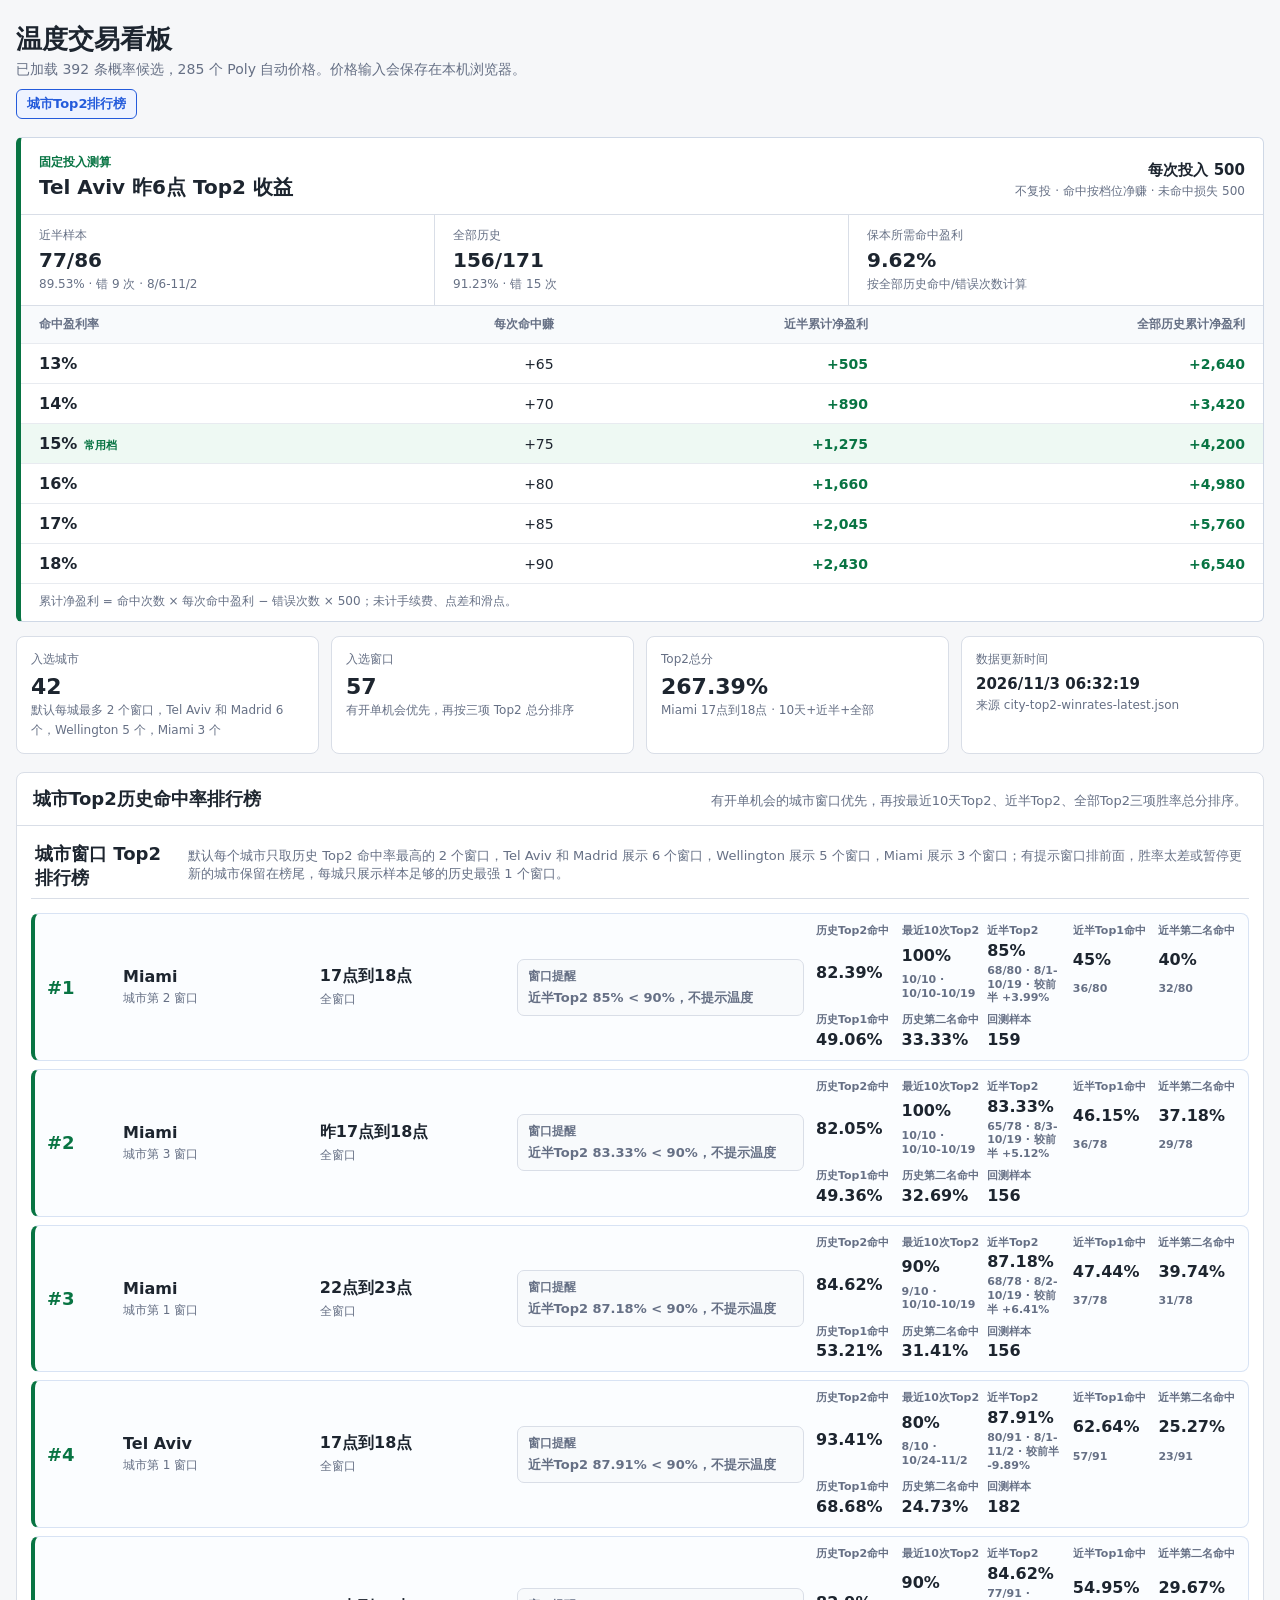
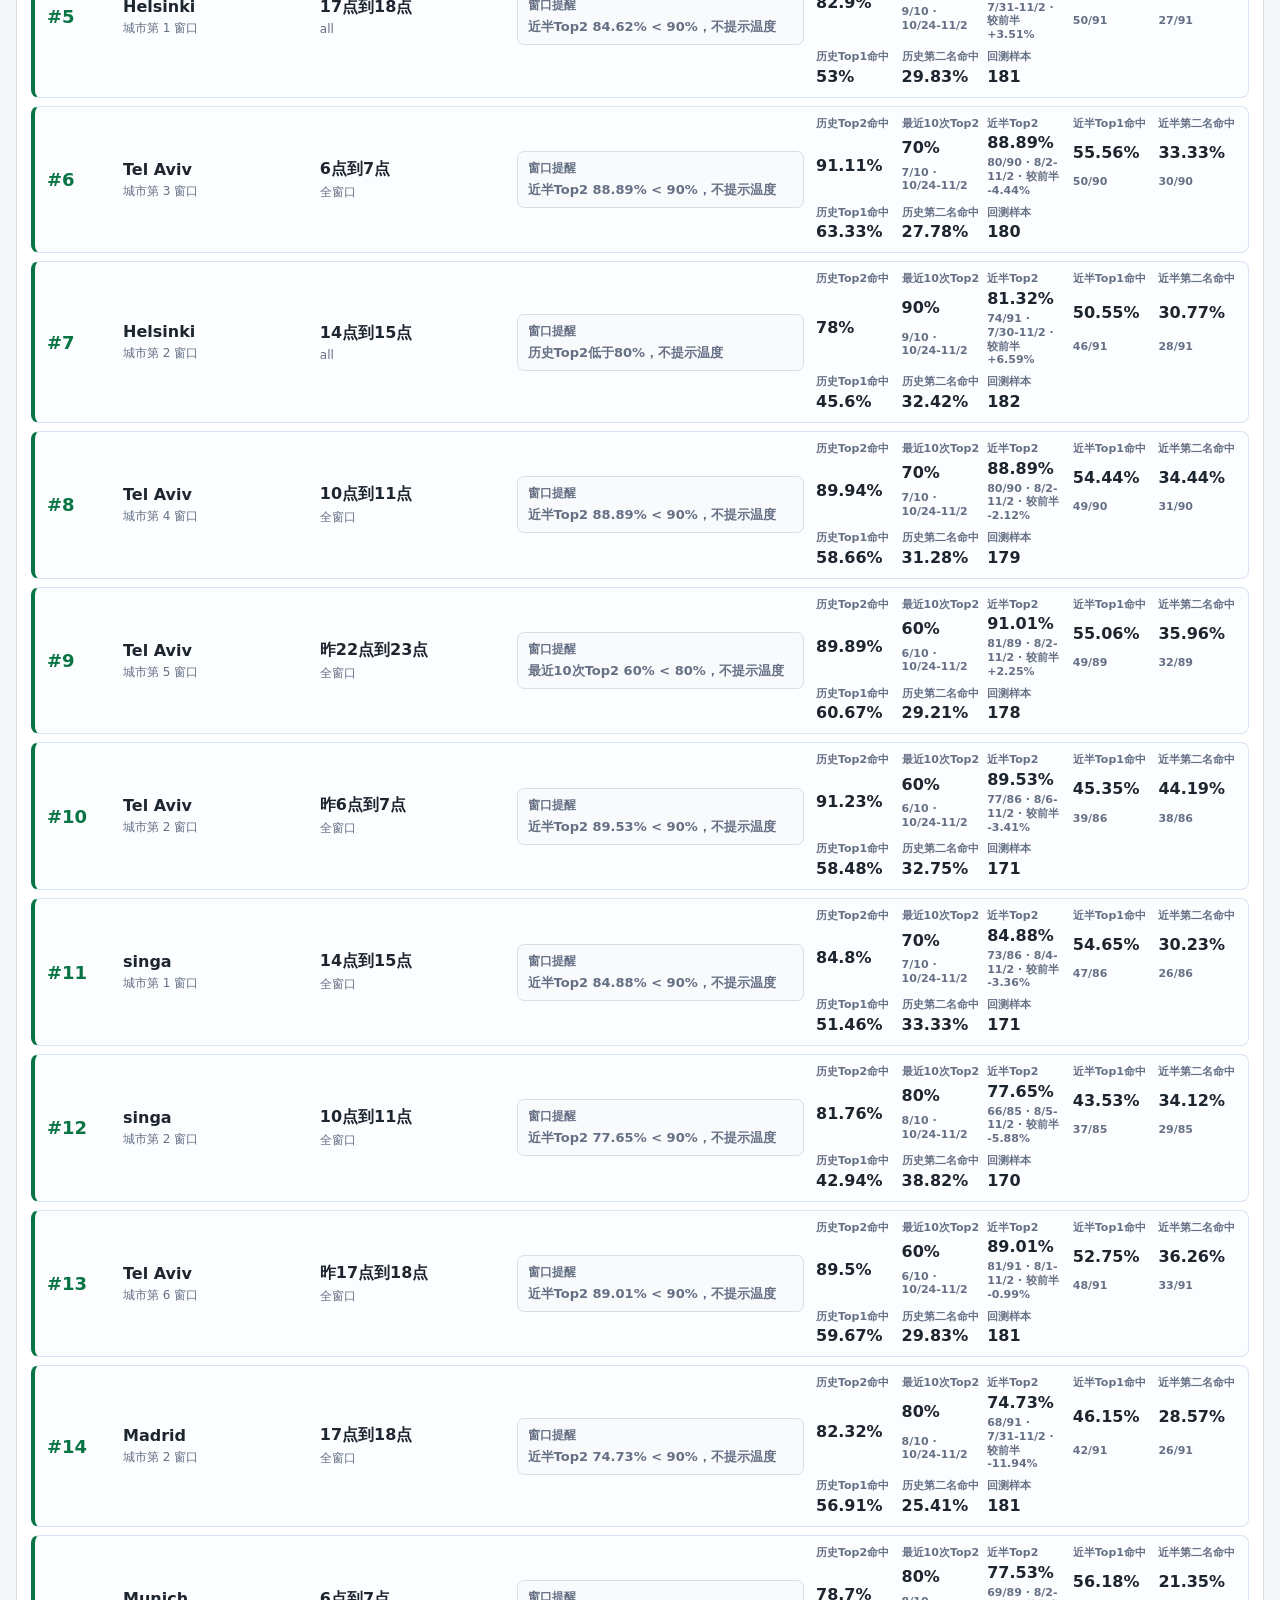
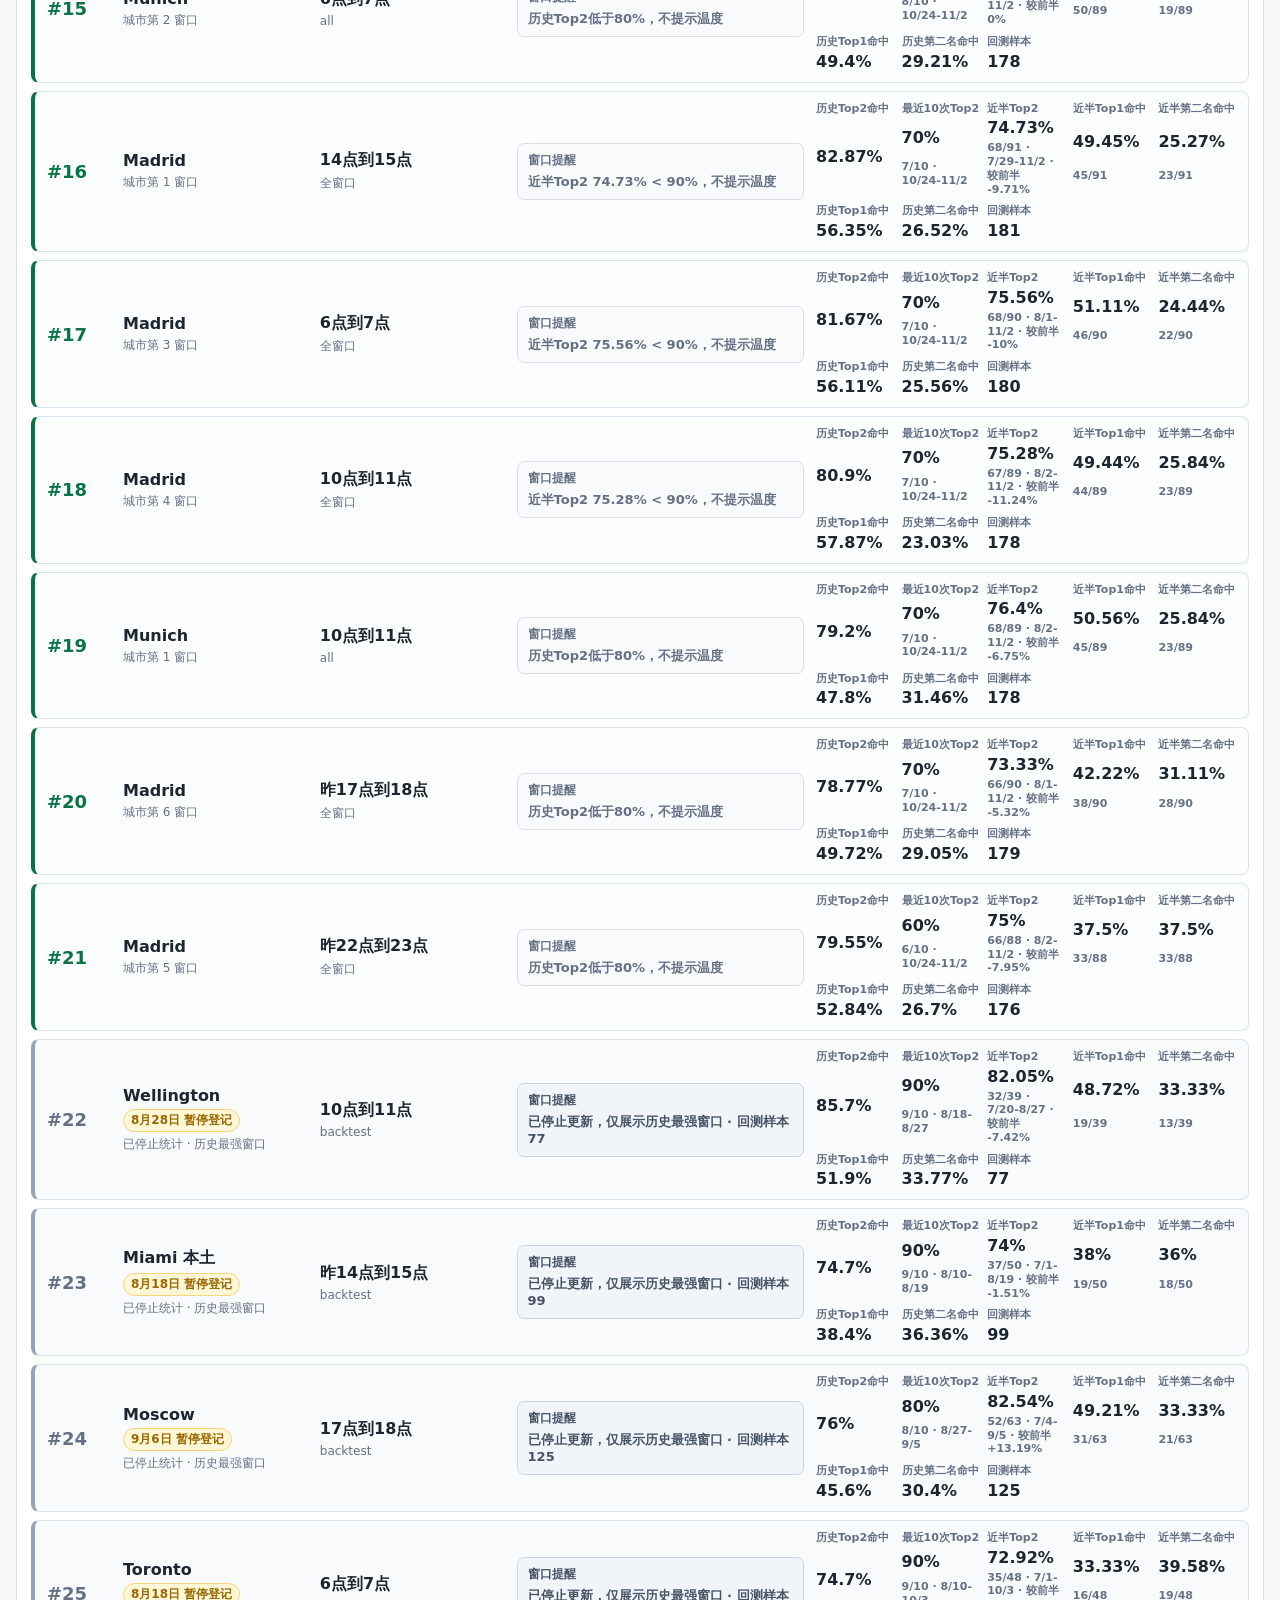
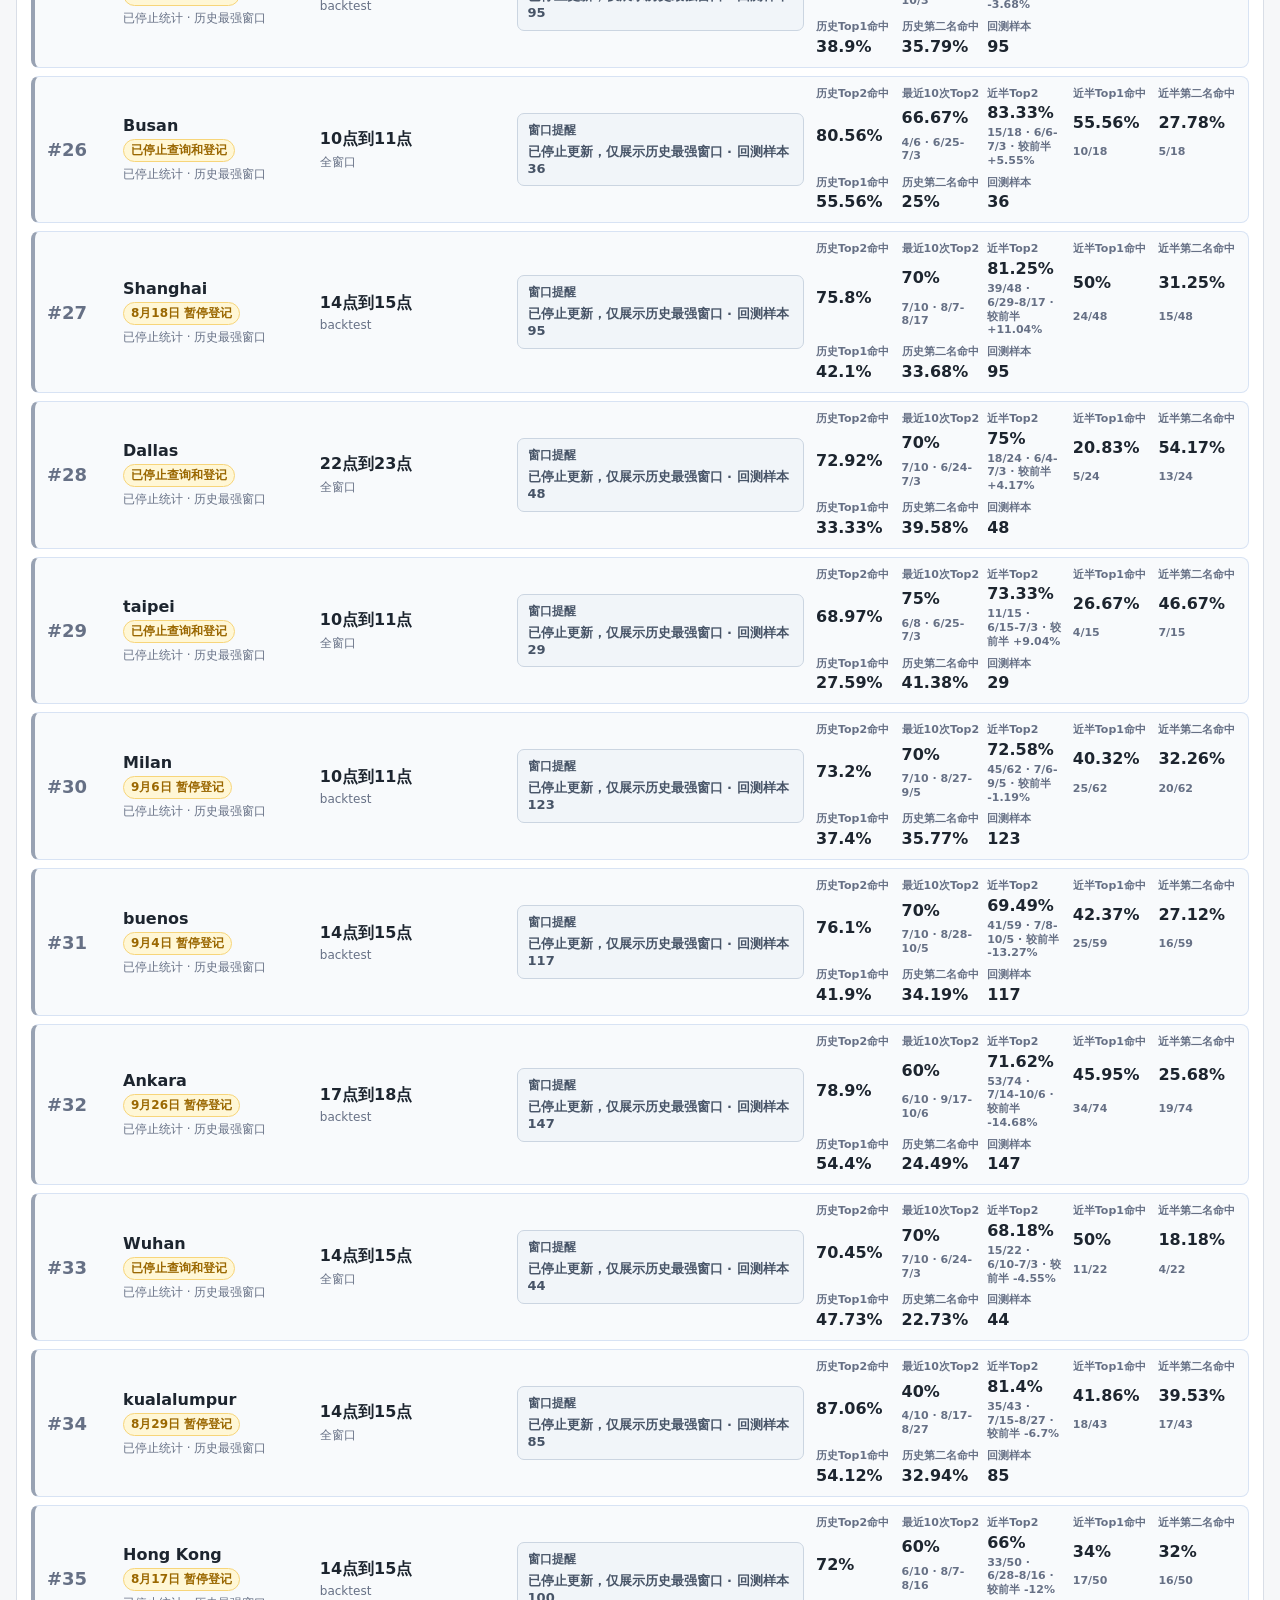
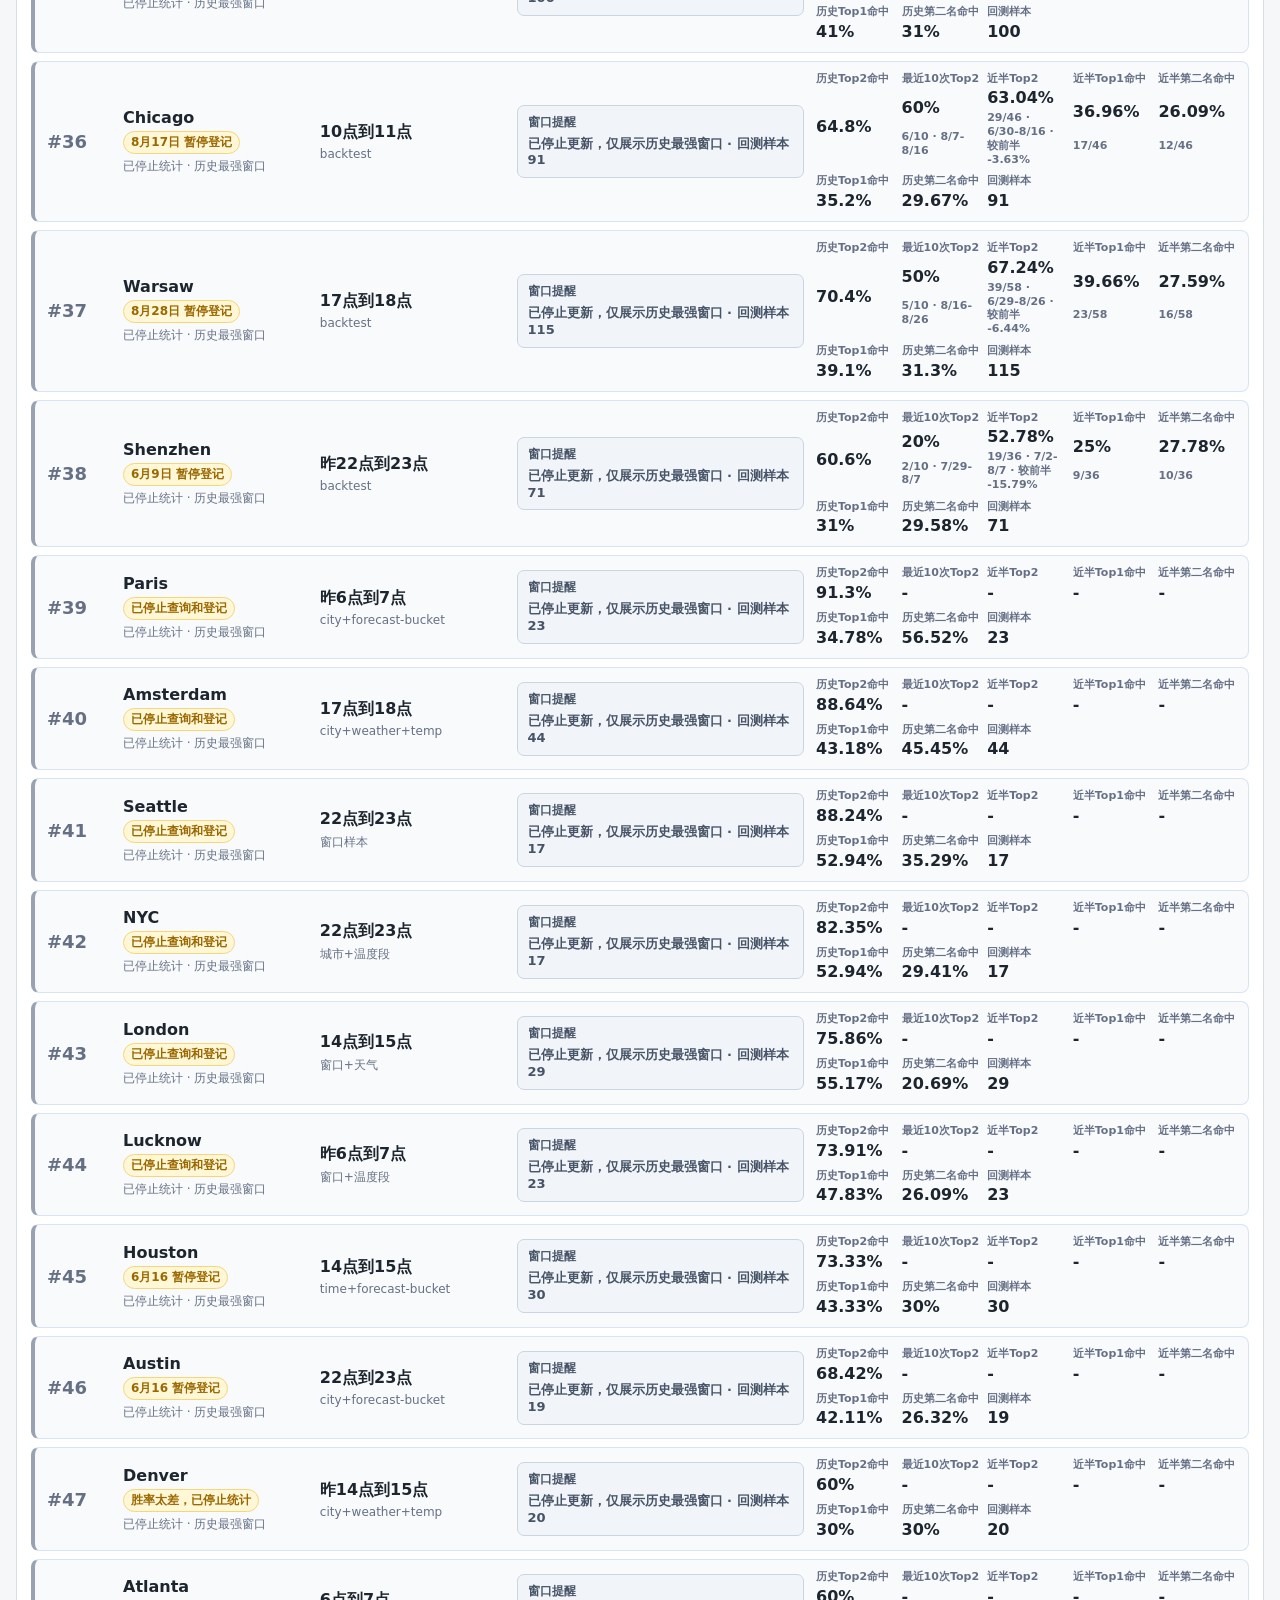
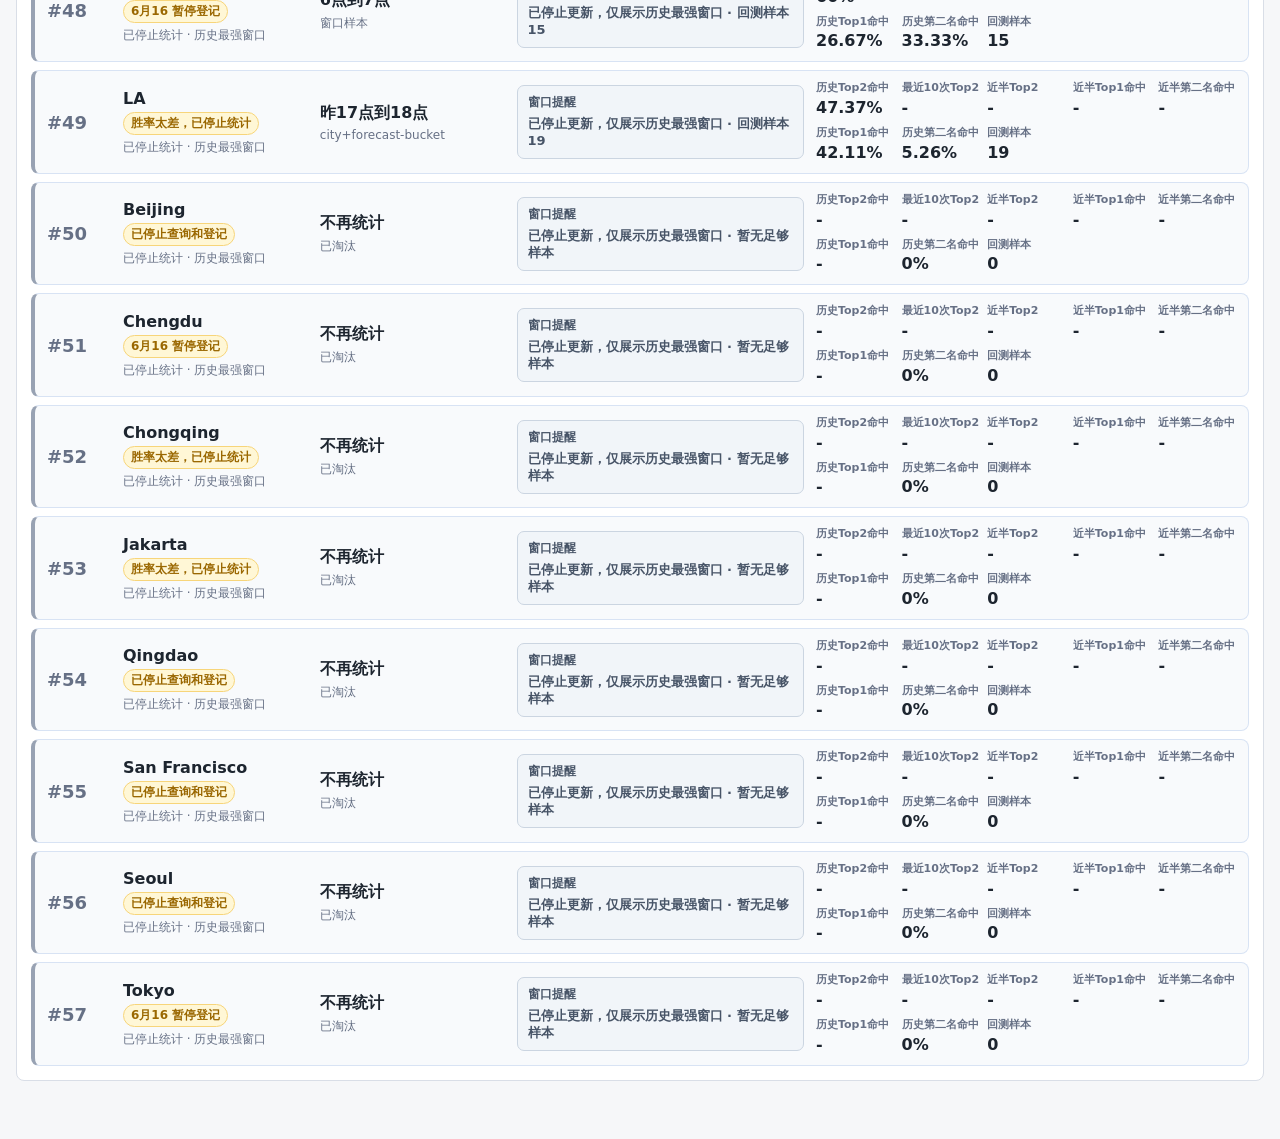
<file: index.html>
<!doctype html>
<html lang="zh-CN">
  <head>
    <meta charset="utf-8" />
    <meta name="viewport" content="width=device-width, initial-scale=1" />
    <title>温度交易看板</title>
    <link rel="stylesheet" href="./dashboard.css?v=20261103-1421" />
  </head>
  <body>
    <main class="app-shell">
      <header class="topbar">
        <div>
          <h1>温度交易看板</h1>
          <p id="dataStatus">读取分析数据中...</p>
        </div>
        <div class="toolbar">
          <label>
            日期
            <select id="dateFilter"></select>
          </label>
          <label>
            时间窗口
            <select id="timeFilter"></select>
          </label>
          <label>
            最低优势
            <input id="edgeFilter" type="number" value="15" min="-50" max="100" step="1" />
          </label>
          <button id="exportFullPage" class="toolbar-button" type="button">整页截图</button>
        </div>
      </header>

      <section class="fixed-stake-board" id="fixedStakeBoard" aria-live="polite"></section>

      <section class="summary-grid" id="summaryGrid"></section>

      <section class="profit-board">
        <div class="profit-board-head">
          <h2>城市Top2历史命中率排行榜</h2>
          <span>有开单机会的城市窗口优先，再按最近10次Top2、近半Top2、全部Top2三项胜率总分排序。</span>
        </div>
        <div id="profitPicks" class="profit-picks"></div>
      </section>

      <section class="recommendation-board">
        <div class="recommendation-board-head">
          <h2>推荐命中追踪</h2>
          <span>按当天推荐的 Top2 结算，实际温度填写后自动统计命中</span>
        </div>
        <div id="recommendationPerformance" class="recommendation-performance"></div>
      </section>

      <section class="edge-board">
        <div class="edge-board-head">
          <h2>低估机会</h2>
          <span>模型优势 > 15</span>
        </div>
        <div id="edgePicks" class="edge-picks"></div>
      </section>

      <section class="board">
        <div class="board-head">
          <h2>按城市合并</h2>
          <div class="legend">
            <span class="dot strong"></span>强优势
            <span class="dot watch"></span>观察
            <span class="dot weak"></span>不优先
          </div>
        </div>
        <div id="cards" class="cards"></div>
      </section>
    </main>

    <template id="cardTemplate">
      <article class="city-card">
        <div class="card-top">
          <div>
            <h3></h3>
            <p class="meta"></p>
          </div>
          <span class="badge"></span>
        </div>
        <div class="signal-row">
          <div>
            <span class="label">当前预计</span>
            <strong class="predicted"></strong>
          </div>
          <div>
            <span class="label">昨10预计</span>
            <strong class="baseline"></strong>
          </div>
          <div>
            <span class="label">分档</span>
            <strong class="trend"></strong>
          </div>
          <div>
            <span class="label">概率参考</span>
            <strong class="samples"></strong>
          </div>
        </div>
        <div class="buckets"></div>
      </article>
    </template>

    <script src="./poly_prices.js?v=20261103-1421"></script>
    <script src="./dashboard_data.next.js?v=20261103-1421"></script>
    <script src="./backtest_accuracy.next.js?v=20261103-1421"></script>
    <script src="./dashboard.js?v=20261103-1421"></script>
    <script src="./auto_hold_patch.js?v=20261103-1421"></script>
  </body>
</html>
</file>
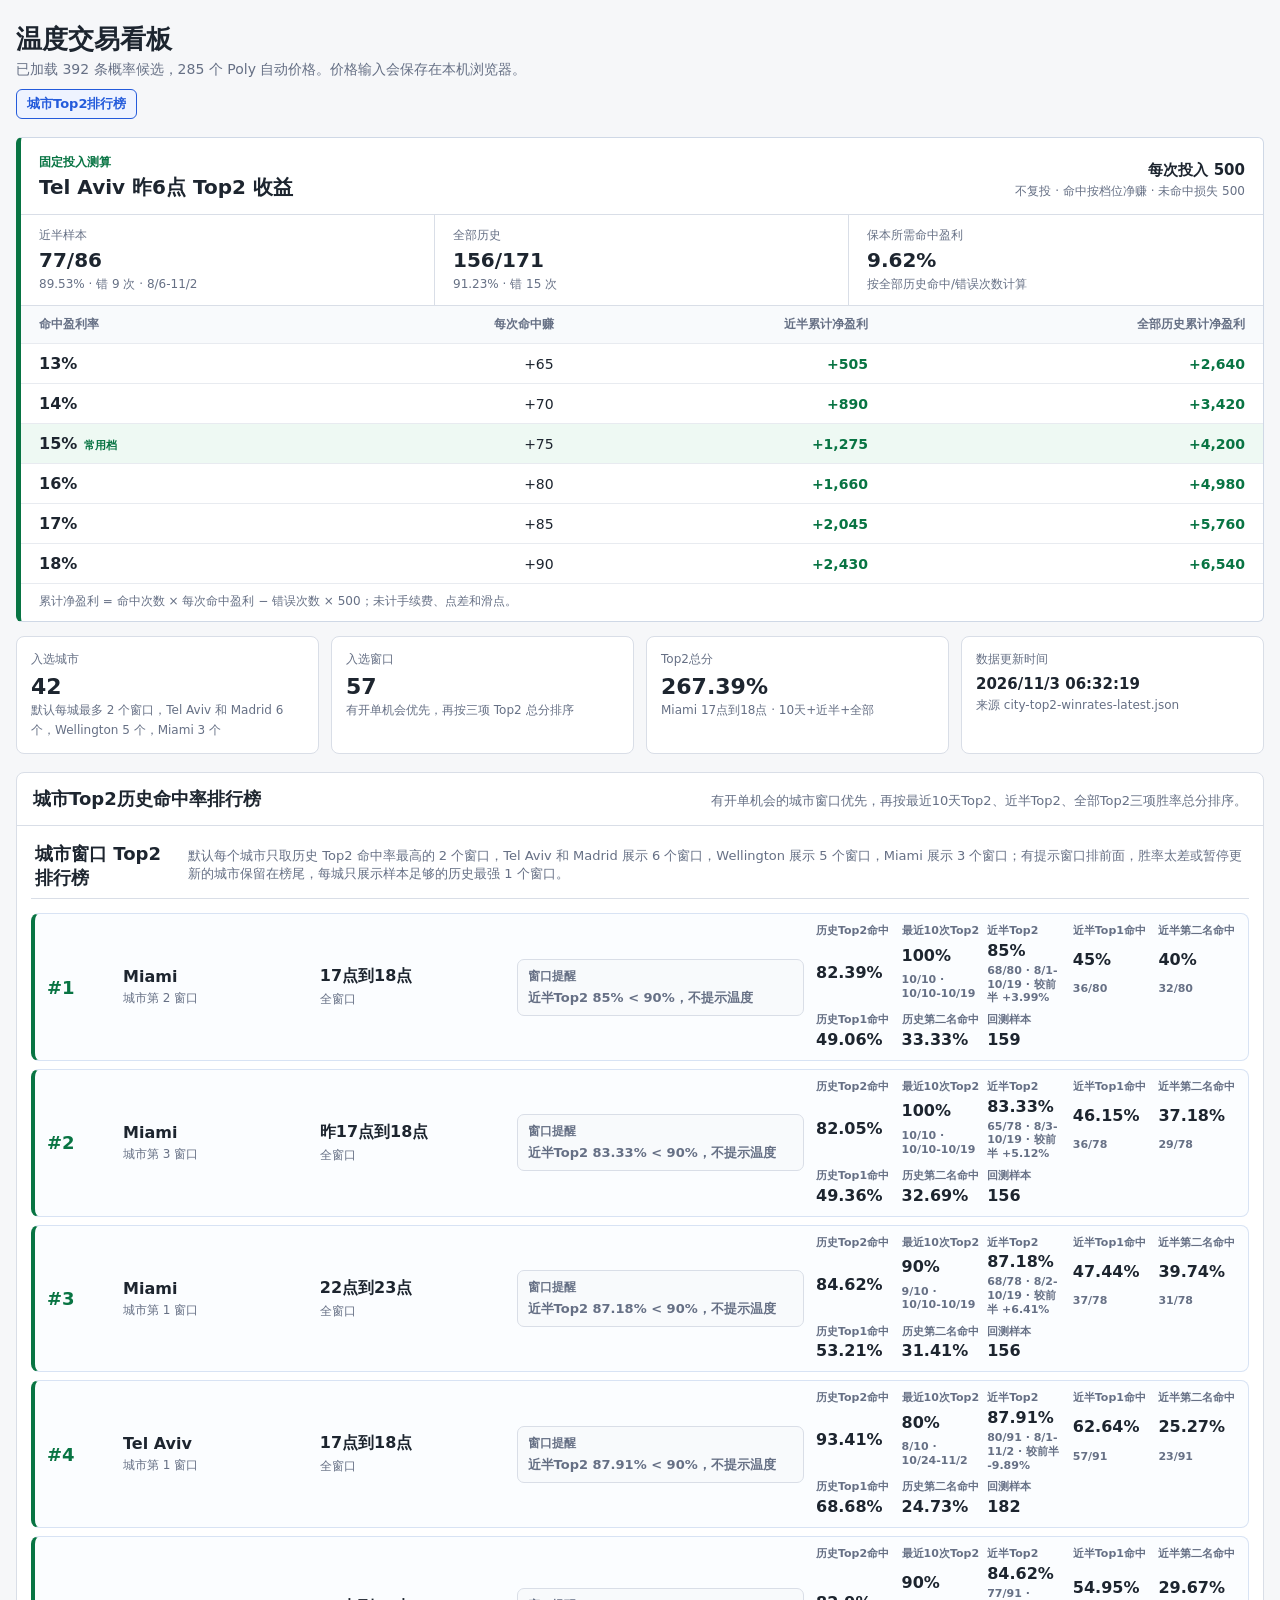
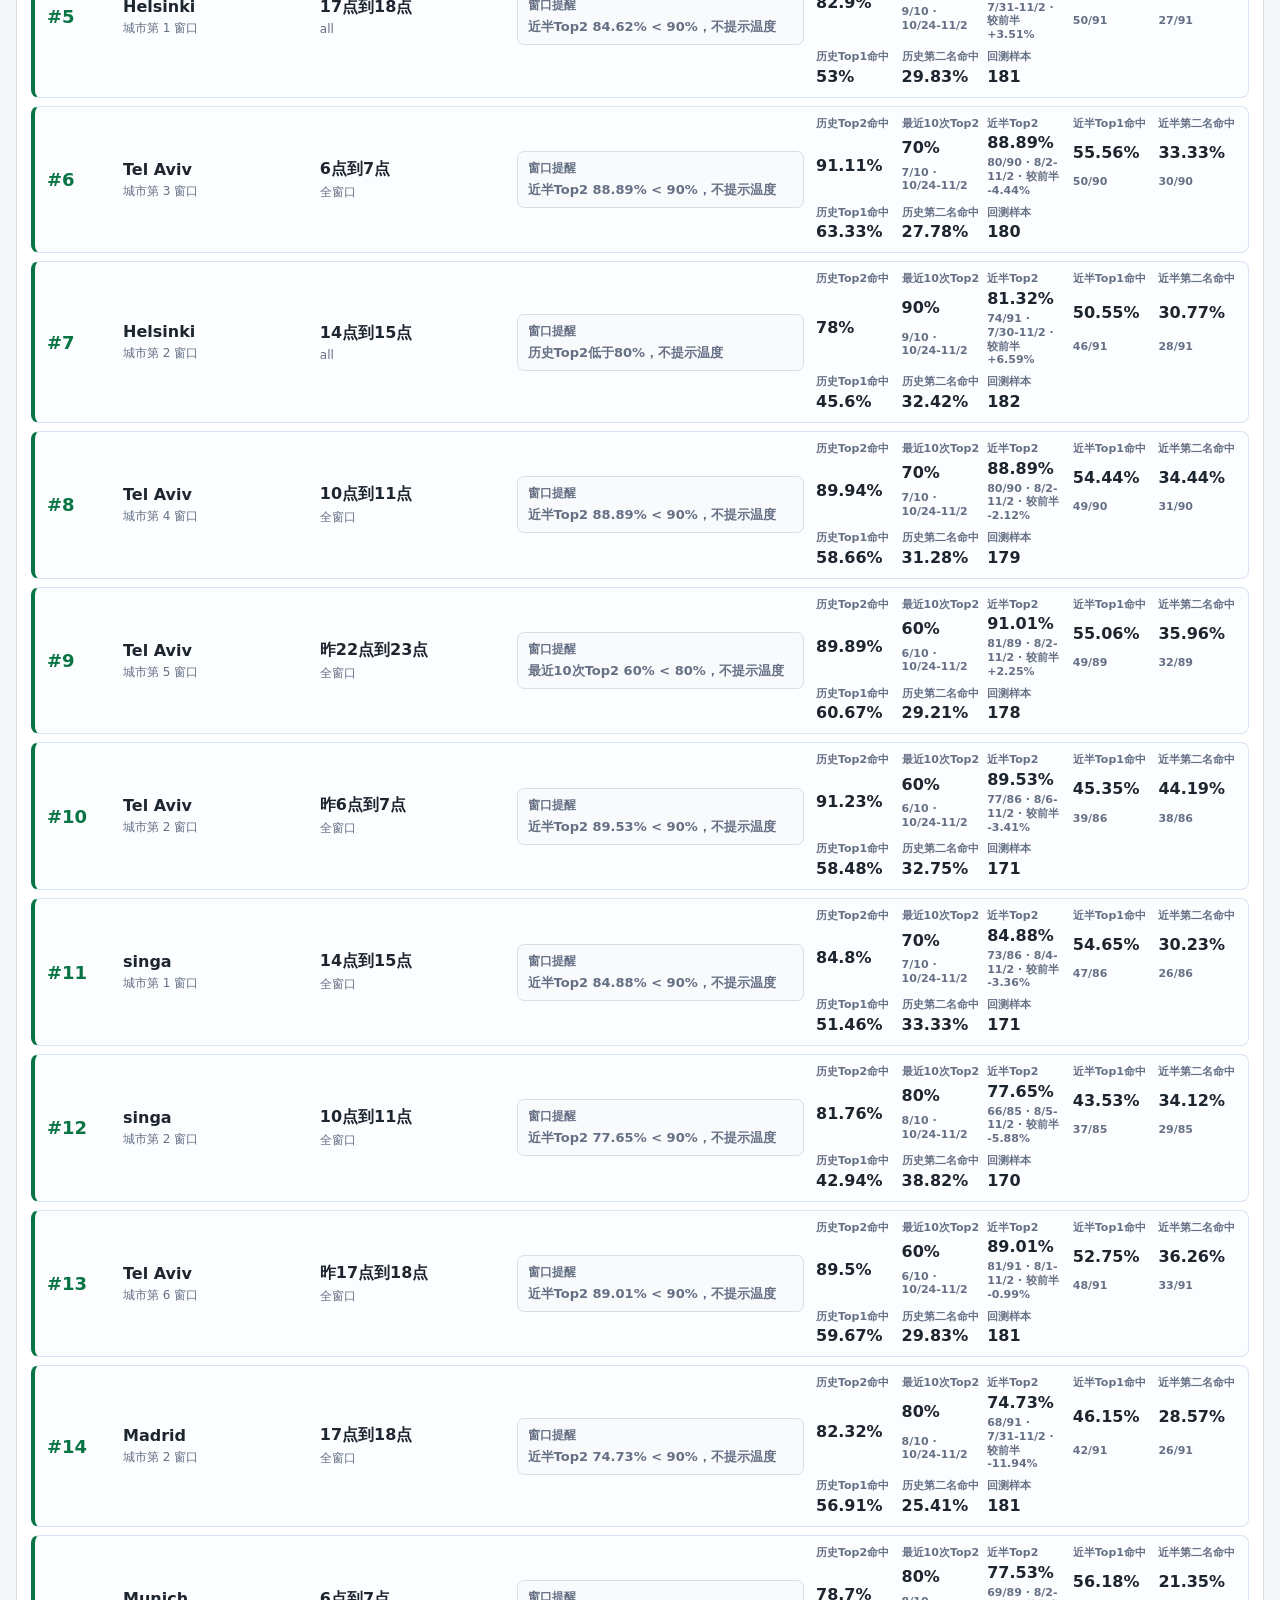
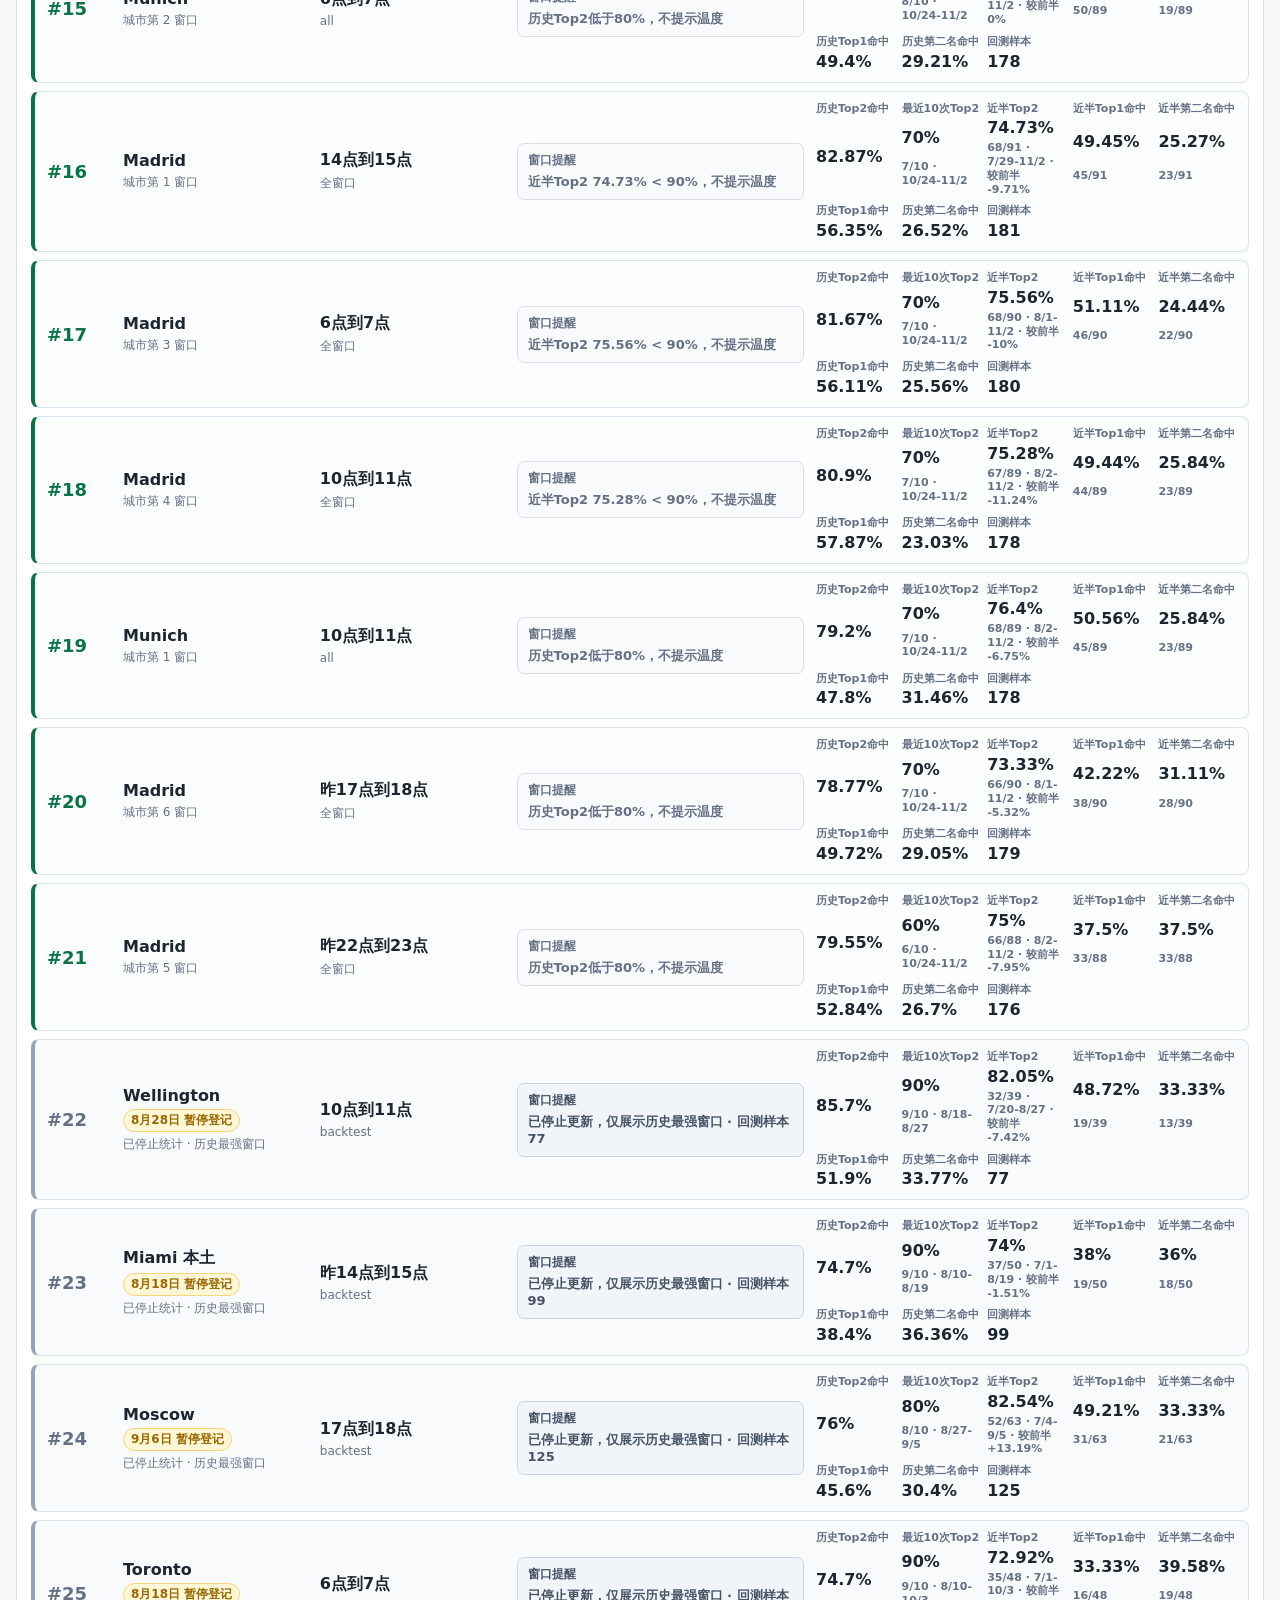
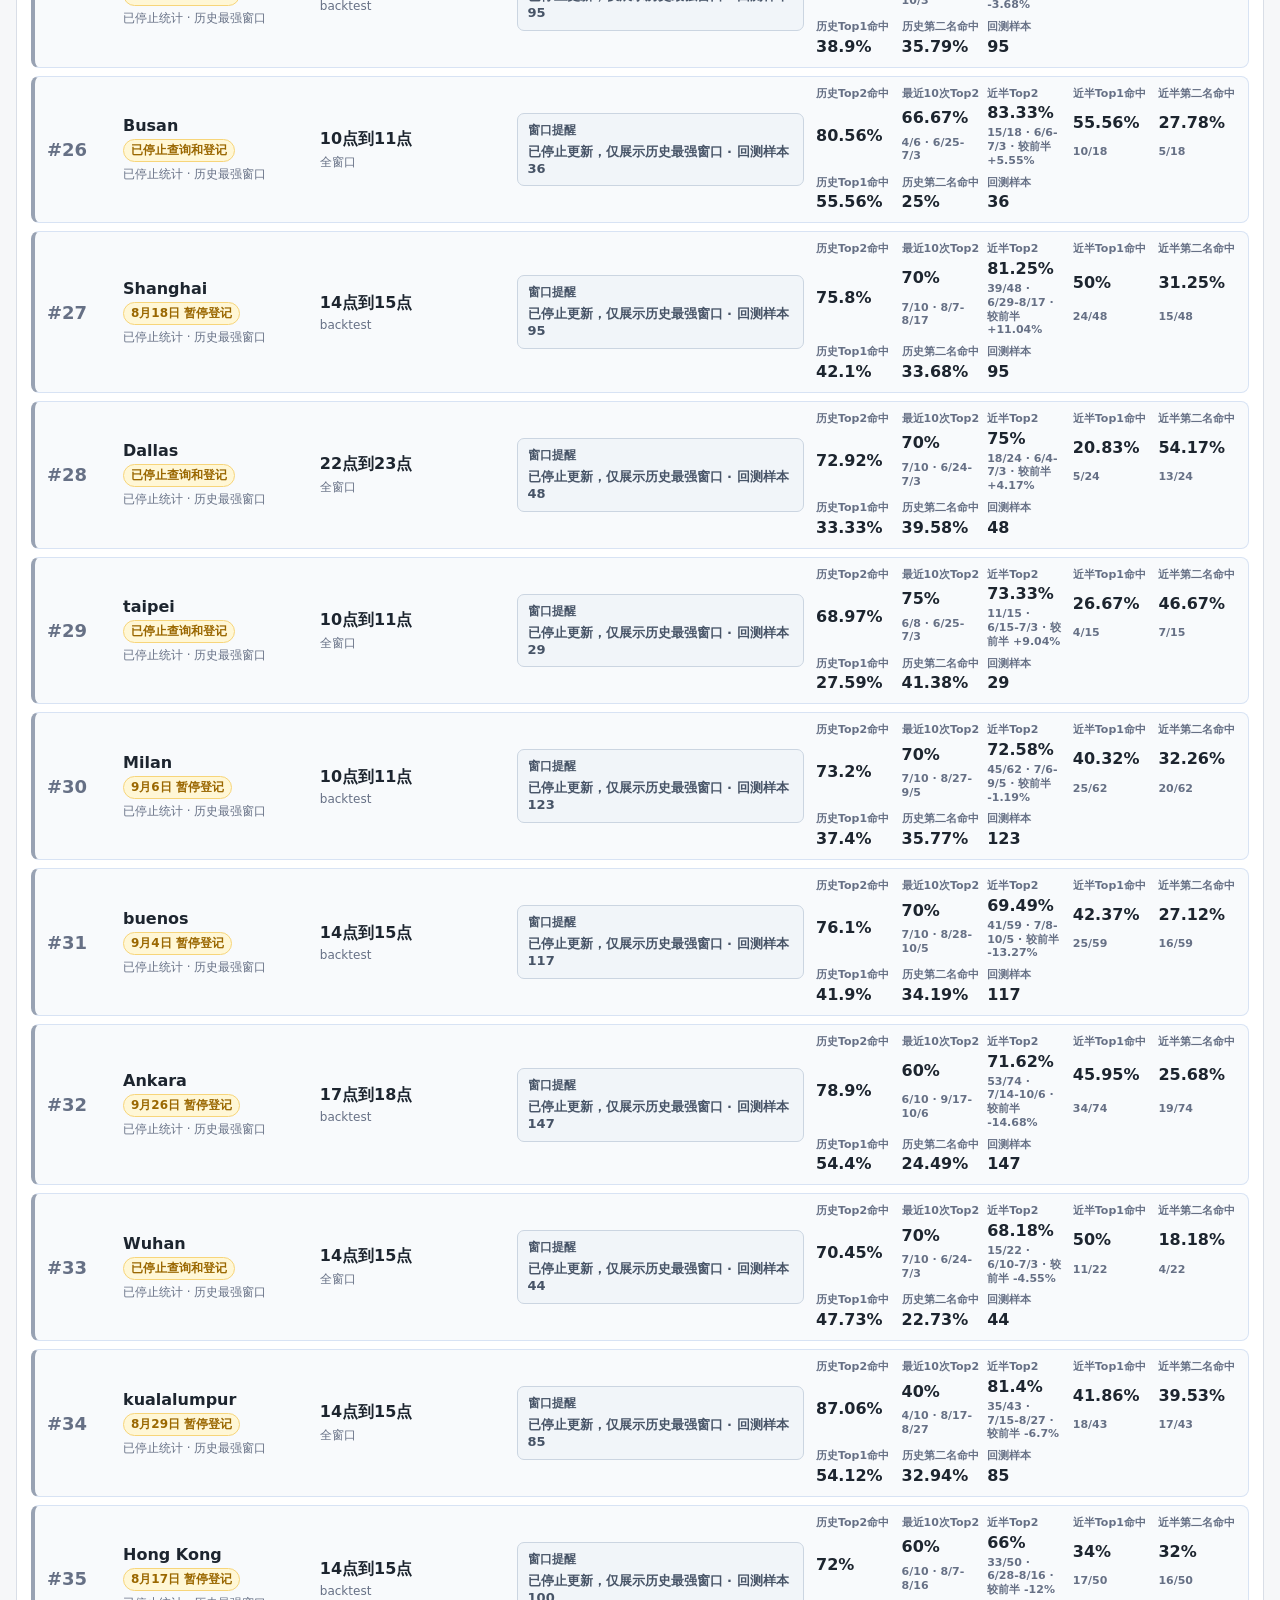
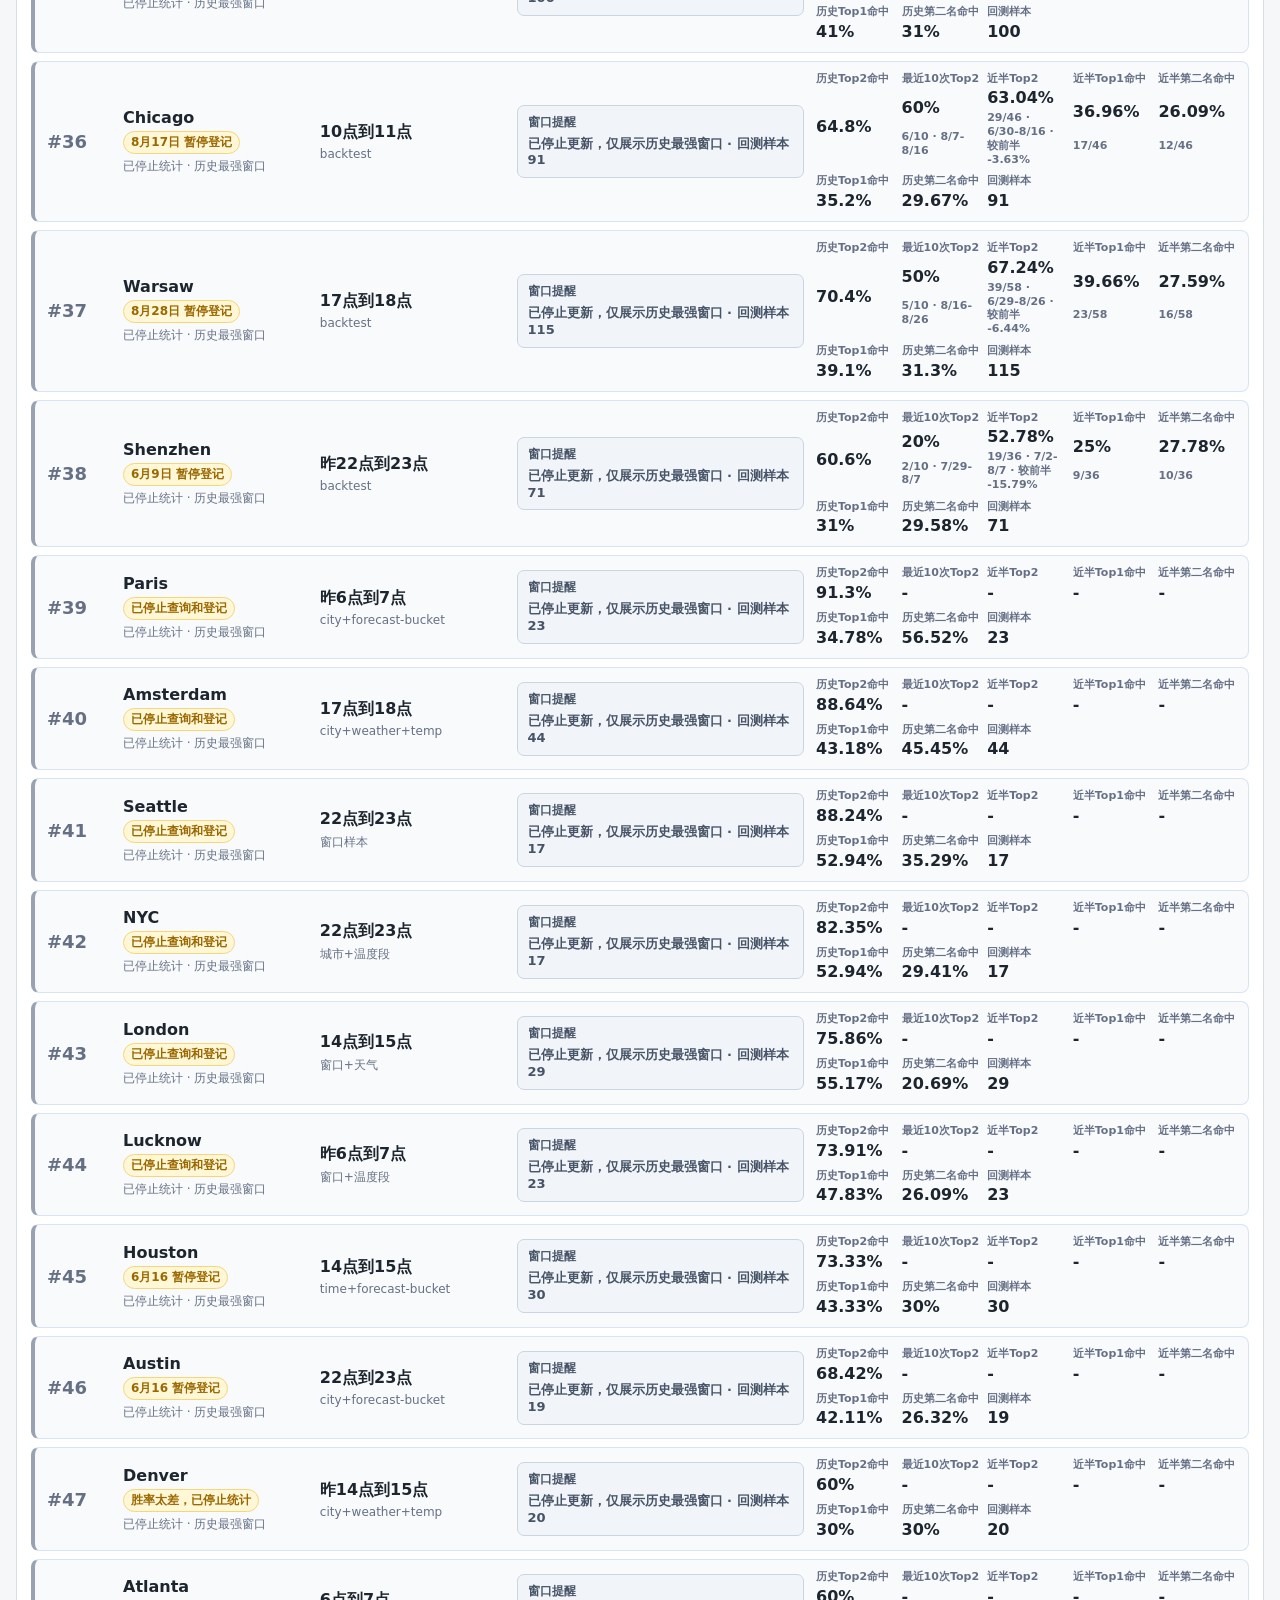
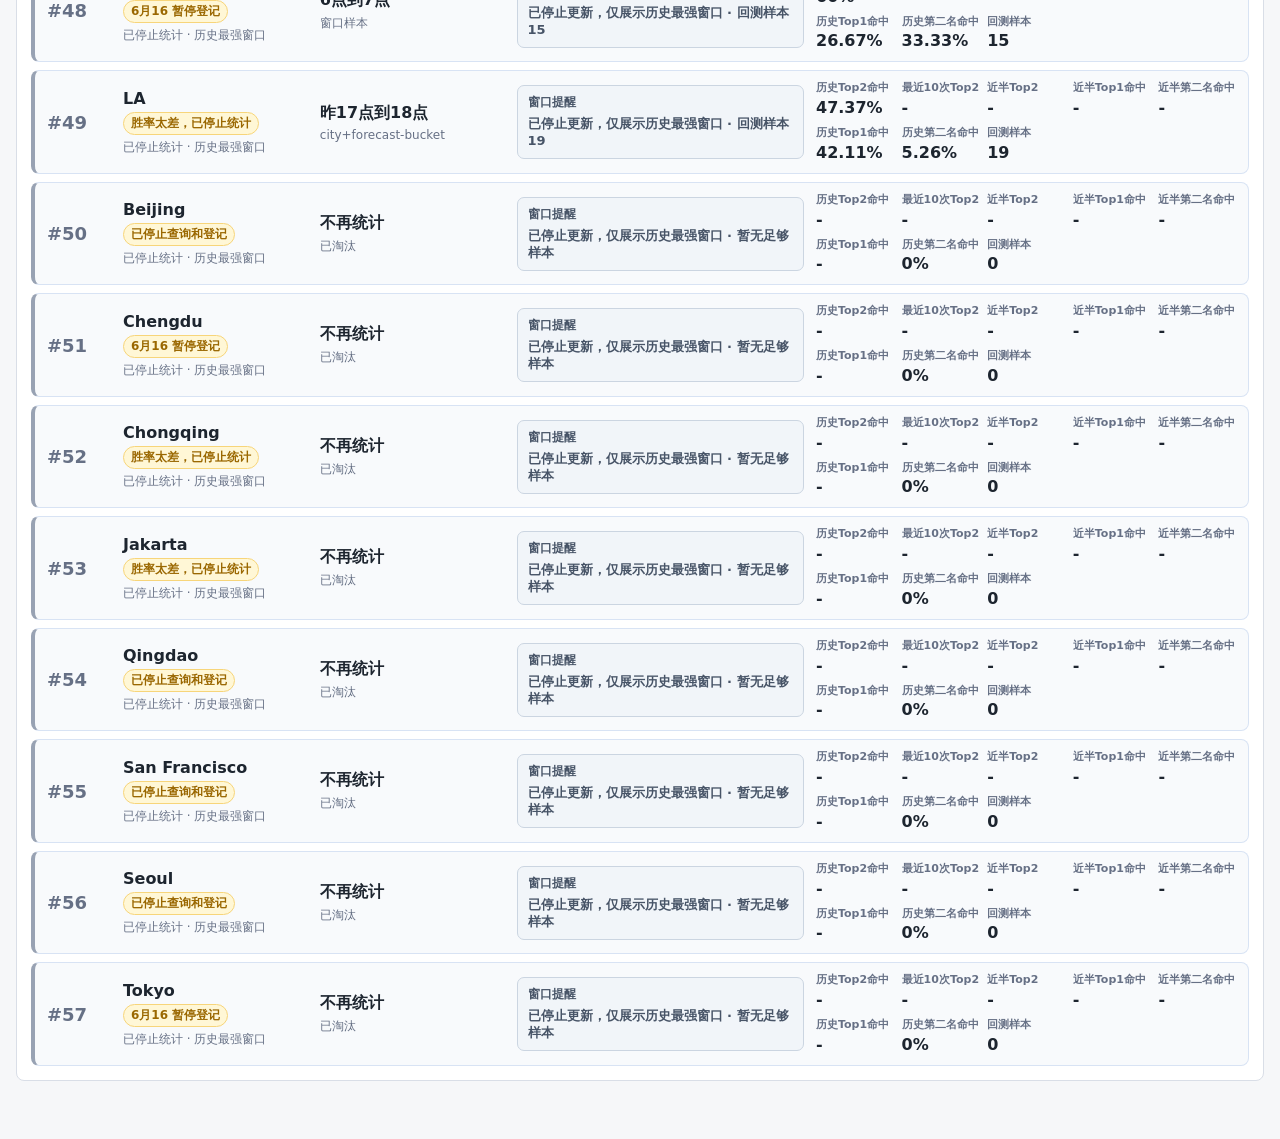
<file: mid.html>
<!doctype html>
<html lang="zh-CN">
  <head>
    <meta charset="utf-8" />
    <meta name="viewport" content="width=device-width, initial-scale=1" />
    <title>城市Top2排行榜 - 温度交易看板</title>
    <link rel="stylesheet" href="./dashboard.css?v=20261103-1421" />
  </head>
  <body>
    <main class="app-shell">
      <header class="topbar">
        <div>
          <h1>温度交易看板</h1>
          <p id="dataStatus">读取分析数据中...</p>
        </div>
        <div class="toolbar">
          <label>
            日期
            <select id="dateFilter"></select>
          </label>
          <label>
            时间窗口
            <select id="timeFilter"></select>
          </label>
          <label>
            最低优势
            <input id="edgeFilter" type="number" value="15" min="-50" max="100" step="1" />
          </label>
          <button id="exportFullPage" class="toolbar-button" type="button">整页截图</button>
        </div>
      </header>

      <section class="fixed-stake-board" id="fixedStakeBoard" aria-live="polite"></section>

      <section class="summary-grid" id="summaryGrid"></section>

      <section class="profit-board">
        <div class="profit-board-head">
          <h2>城市Top2历史命中率排行榜</h2>
          <span>有开单机会的城市窗口优先，再按最近10次Top2、近半Top2、全部Top2三项胜率总分排序。</span>
        </div>
        <div id="profitPicks" class="profit-picks"></div>
      </section>

      <section class="recommendation-board">
        <div class="recommendation-board-head">
          <h2>推荐命中追踪</h2>
          <span>按当天推荐的 Top2 结算，实际温度填写后自动统计命中</span>
        </div>
        <div id="recommendationPerformance" class="recommendation-performance"></div>
      </section>

      <section class="edge-board">
        <div class="edge-board-head">
          <h2>低估机会</h2>
          <span>模型优势 > 15</span>
        </div>
        <div id="edgePicks" class="edge-picks"></div>
      </section>

      <section class="board">
        <div class="board-head">
          <h2>按城市合并</h2>
          <div class="legend">
            <span class="dot strong"></span>强优势
            <span class="dot watch"></span>观察
            <span class="dot weak"></span>不优先
          </div>
        </div>
        <div id="cards" class="cards"></div>
      </section>
    </main>

    <template id="cardTemplate">
      <article class="city-card">
        <div class="card-top">
          <div>
            <h3></h3>
            <p class="meta"></p>
          </div>
          <span class="badge"></span>
        </div>
        <div class="signal-row">
          <div>
            <span class="label">当前预计</span>
            <strong class="predicted"></strong>
          </div>
          <div>
            <span class="label">昨10预计</span>
            <strong class="baseline"></strong>
          </div>
          <div>
            <span class="label">分档</span>
            <strong class="trend"></strong>
          </div>
          <div>
            <span class="label">概率参考</span>
            <strong class="samples"></strong>
          </div>
        </div>
        <div class="buckets"></div>
      </article>
    </template>

    <script src="./poly_prices.js?v=20261103-1421"></script>
    <script src="./dashboard_data.next.js?v=20261103-1421"></script>
    <script src="./backtest_accuracy.next.js?v=20261103-1421"></script>
    <script src="./dashboard.js?v=20261103-1421"></script>
    <script src="./auto_hold_patch.js?v=20261103-1421"></script>
  </body>
</html>
</file>
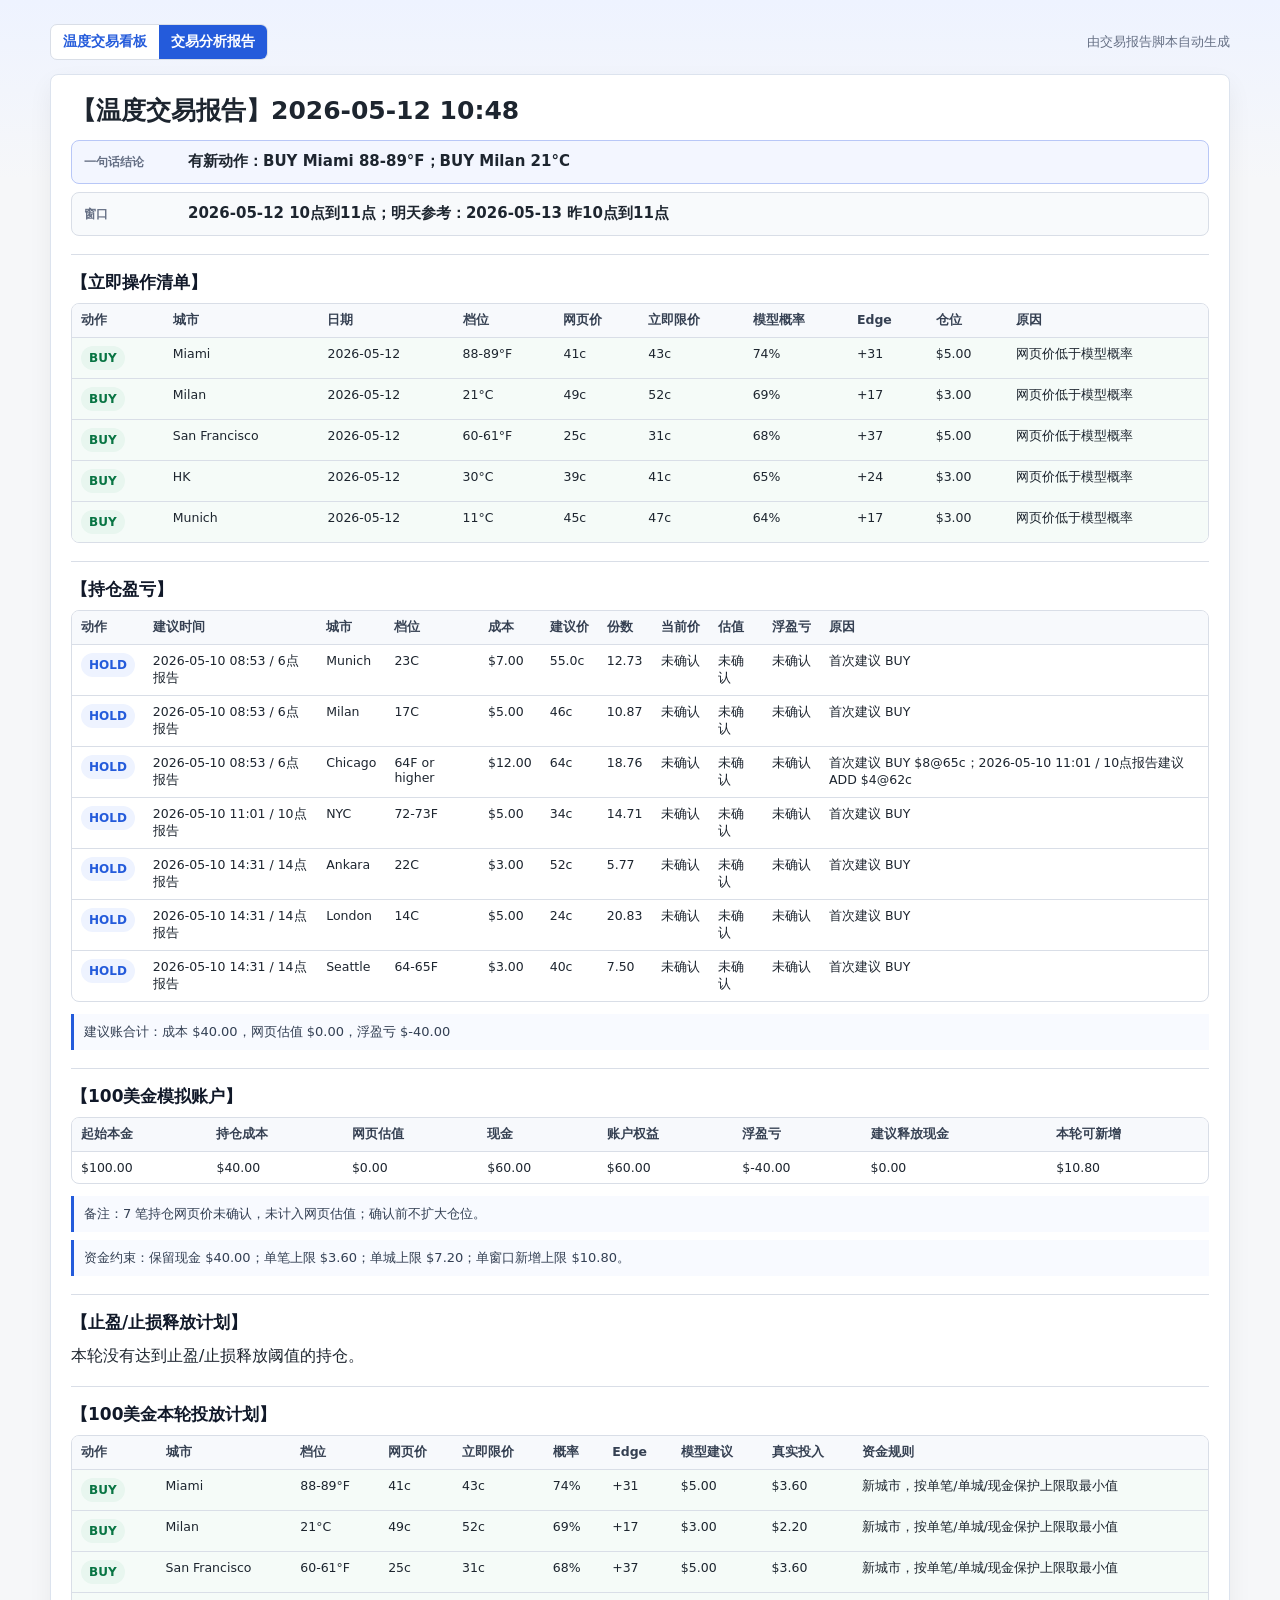
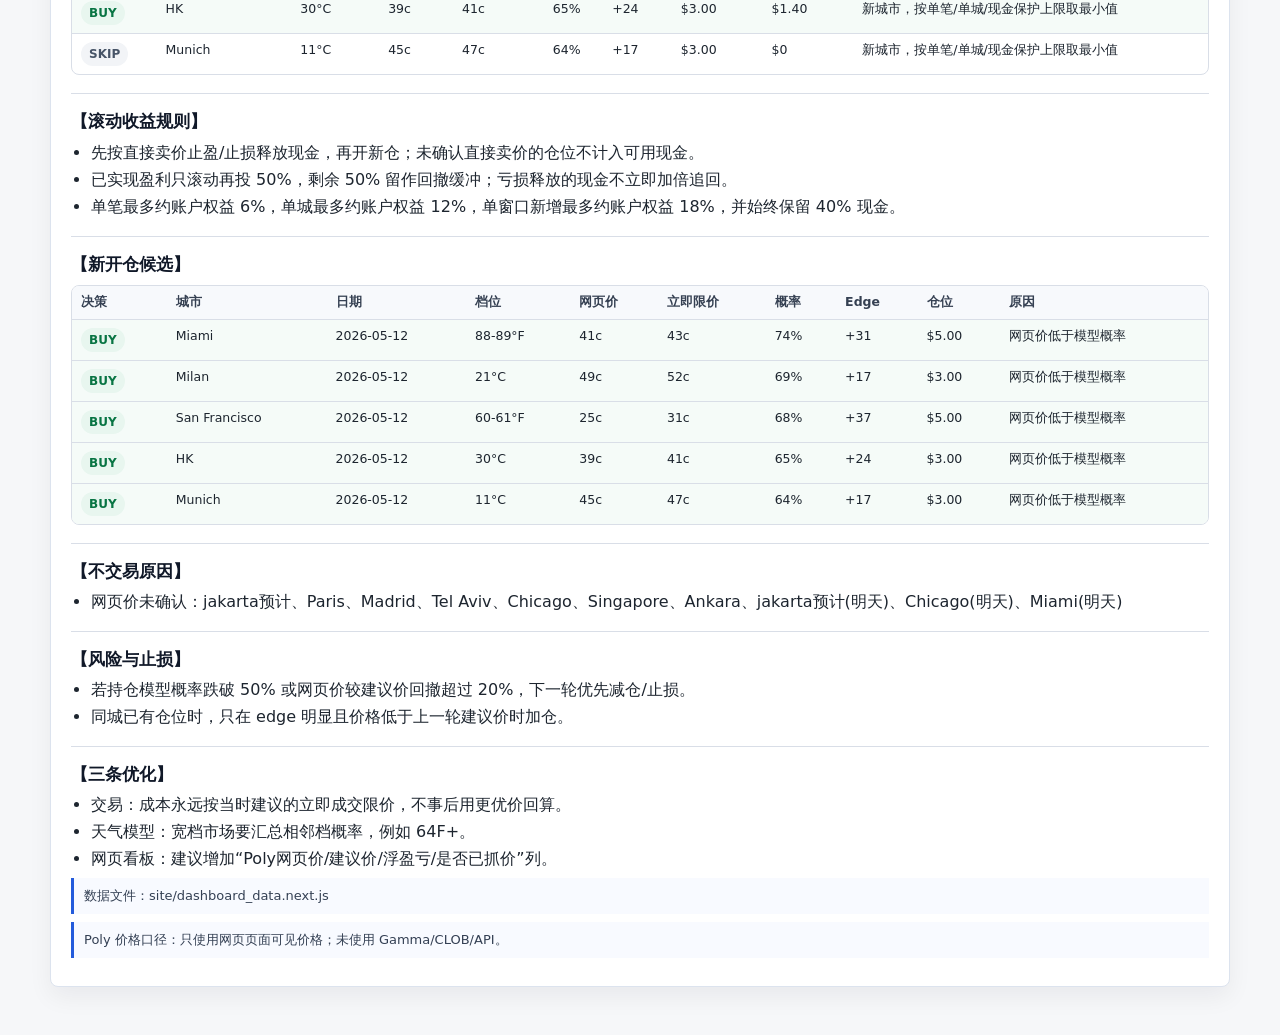
<file: trading-report.html>
<!doctype html>
<html lang="zh-CN">
  <head>
    <meta charset="utf-8" />
    <meta name="viewport" content="width=device-width, initial-scale=1" />
    <title>交易分析报告</title>
    <style>
      :root {
        color-scheme: light;
        --bg: #f6f7f9;
        --panel: #ffffff;
        --text: #1d252f;
        --muted: #667085;
        --line: #d9dee7;
        --strong: #087443;
        --danger: #b42318;
        --profit: #9a6700;
        --accent: #245bdb;
        --soft: #f8fafc;
      }
      * { box-sizing: border-box; }
      body {
        margin: 0;
        background: linear-gradient(180deg, #eef3ff 0, var(--bg) 180px);
        color: var(--text);
        font-family: Inter, ui-sans-serif, system-ui, -apple-system, BlinkMacSystemFont, "Segoe UI", "Microsoft YaHei", sans-serif;
      }
      main {
        width: min(1180px, calc(100vw - 32px));
        margin: 0 auto;
        padding: 24px 0 48px;
      }
      .top-actions {
        display: flex;
        justify-content: space-between;
        align-items: center;
        gap: 12px;
        margin-bottom: 14px;
      }
      .back-link {
        display: inline-flex;
        align-items: center;
        min-height: 36px;
        border: 1px solid var(--accent);
        border-radius: 7px;
        background: var(--accent);
        color: #fff;
        padding: 0 14px;
        font-weight: 800;
        text-decoration: none;
      }
      .view-switch {
        display: inline-flex;
        align-items: center;
        min-height: 36px;
        border: 1px solid var(--line);
        border-radius: 7px;
        background: #fff;
        overflow: hidden;
      }
      .view-switch a,
      .view-switch-current {
        display: inline-flex;
        align-items: center;
        justify-content: center;
        min-height: 34px;
        padding: 0 12px;
        font-size: 14px;
        font-weight: 800;
        text-decoration: none;
        white-space: nowrap;
      }
      .view-switch a {
        color: var(--accent);
      }
      .view-switch-current {
        background: var(--accent);
        color: #fff;
      }
      .view-switch a:hover {
        background: #eef3ff;
      }
      .stamp {
        color: var(--muted);
        font-size: 13px;
      }
      .report {
        border: 1px solid #dce3ee;
        border-radius: 8px;
        background: var(--panel);
        padding: 20px;
        box-shadow: 0 10px 24px rgba(16, 24, 40, 0.06);
      }
      h1 {
        margin: 0 0 14px;
        font-size: 25px;
        line-height: 1.25;
      }
      .brief-line {
        display: grid;
        grid-template-columns: 92px minmax(0, 1fr);
        gap: 12px;
        align-items: center;
        margin: 8px 0;
        border: 1px solid var(--line);
        border-radius: 8px;
        background: var(--soft);
        padding: 10px 12px;
      }
      .brief-line span {
        color: var(--muted);
        font-size: 12px;
        font-weight: 800;
      }
      .brief-line strong {
        font-size: 15px;
        line-height: 1.45;
      }
      .brief-primary {
        border-color: #b8c7f7;
        background: #f3f6ff;
      }
      .report-section {
        margin-top: 18px;
        padding-top: 16px;
        border-top: 1px solid var(--line);
      }
      h2 {
        margin: 0 0 10px;
        color: #101828;
        font-size: 17px;
        line-height: 1.3;
      }
      p {
        margin: 8px 0;
        line-height: 1.55;
      }
      ul {
        margin: 8px 0 0;
        padding-left: 20px;
      }
      li {
        margin: 6px 0;
      }
      .table-wrap {
        overflow-x: auto;
        border: 1px solid var(--line);
        border-radius: 8px;
        margin: 8px 0 12px;
        background: #fff;
      }
      table {
        width: 100%;
        border-collapse: collapse;
        min-width: 900px;
      }
      th,
      td {
        border-bottom: 1px solid var(--line);
        padding: 8px 9px;
        text-align: left;
        vertical-align: top;
        font-size: 12.5px;
      }
      th {
        background: #f7f9fc;
        color: #354052;
        font-weight: 800;
        white-space: nowrap;
      }
      tr:last-child td {
        border-bottom: 0;
      }
      tbody tr.tone-stop {
        background: #fff7f7;
      }
      tbody tr.tone-profit {
        background: #fffaf0;
      }
      tbody tr.tone-buy,
      tbody tr.tone-add {
        background: #f5fbf8;
      }
      .action-pill {
        display: inline-flex;
        align-items: center;
        min-height: 24px;
        border-radius: 999px;
        padding: 0 8px;
        background: #eef3ff;
        color: var(--accent);
        font-size: 12px;
        font-weight: 800;
        white-space: nowrap;
      }
      .action-pill.tone-buy,
      .action-pill.tone-add {
        background: #e8f6ef;
        color: var(--strong);
      }
      .action-pill.tone-stop {
        background: #fee4e2;
        color: var(--danger);
      }
      .action-pill.tone-profit {
        background: #fff1c2;
        color: var(--profit);
      }
      .action-pill.tone-skip {
        background: #f2f4f7;
        color: #475467;
      }
      .note-line {
        border-left: 3px solid var(--accent);
        background: #f8faff;
        padding: 8px 10px;
        color: #344054;
        font-size: 13px;
      }
      @media (max-width: 760px) {
        main { width: min(100vw - 20px, 720px); padding-top: 14px; }
        .top-actions { display: grid; }
        .report { padding: 14px; }
        .brief-line { grid-template-columns: 1fr; gap: 4px; }
        table { min-width: 760px; }
      }
    </style>
  </head>
  <body>
    <main>
      <div class="top-actions">
        <nav class="view-switch" aria-label="视图切换">
          <a href="./index.html">温度交易看板</a>
          <span class="view-switch-current">交易分析报告</span>
        </nav>
        <span class="stamp">由交易报告脚本自动生成</span>
      </div>
      <article class="report">
        <h1>【温度交易报告】2026-05-12 10:48</h1>
        <p class="brief-line brief-primary"><span>一句话结论</span><strong>有新动作：BUY Miami 88-89°F；BUY Milan 21°C</strong></p>
        <p class="brief-line"><span>窗口</span><strong>2026-05-12 10点到11点；明天参考：2026-05-13 昨10点到11点</strong></p>
        <section class="report-section"><h2>【立即操作清单】</h2>
        <div class="table-wrap"><table><thead><tr><th>动作</th><th>城市</th><th>日期</th><th>档位</th><th>网页价</th><th>立即限价</th><th>模型概率</th><th>Edge</th><th>仓位</th><th>原因</th></tr></thead><tbody><tr class="tone-buy"><td><span class="action-pill tone-buy">BUY</span></td><td>Miami</td><td>2026-05-12</td><td>88-89°F</td><td>41c</td><td>43c</td><td>74%</td><td>+31</td><td>$5.00</td><td>网页价低于模型概率</td></tr><tr class="tone-buy"><td><span class="action-pill tone-buy">BUY</span></td><td>Milan</td><td>2026-05-12</td><td>21°C</td><td>49c</td><td>52c</td><td>69%</td><td>+17</td><td>$3.00</td><td>网页价低于模型概率</td></tr><tr class="tone-buy"><td><span class="action-pill tone-buy">BUY</span></td><td>San Francisco</td><td>2026-05-12</td><td>60-61°F</td><td>25c</td><td>31c</td><td>68%</td><td>+37</td><td>$5.00</td><td>网页价低于模型概率</td></tr><tr class="tone-buy"><td><span class="action-pill tone-buy">BUY</span></td><td>HK</td><td>2026-05-12</td><td>30°C</td><td>39c</td><td>41c</td><td>65%</td><td>+24</td><td>$3.00</td><td>网页价低于模型概率</td></tr><tr class="tone-buy"><td><span class="action-pill tone-buy">BUY</span></td><td>Munich</td><td>2026-05-12</td><td>11°C</td><td>45c</td><td>47c</td><td>64%</td><td>+17</td><td>$3.00</td><td>网页价低于模型概率</td></tr></tbody></table></div>
        </section>
        <section class="report-section"><h2>【持仓盈亏】</h2>
        <div class="table-wrap"><table><thead><tr><th>动作</th><th>建议时间</th><th>城市</th><th>档位</th><th>成本</th><th>建议价</th><th>份数</th><th>当前价</th><th>估值</th><th>浮盈亏</th><th>原因</th></tr></thead><tbody><tr class="tone-hold"><td><span class="action-pill tone-hold">HOLD</span></td><td>2026-05-10 08:53 / 6点报告</td><td>Munich</td><td>23C</td><td>$7.00</td><td>55.0c</td><td>12.73</td><td>未确认</td><td>未确认</td><td>未确认</td><td>首次建议 BUY</td></tr><tr class="tone-hold"><td><span class="action-pill tone-hold">HOLD</span></td><td>2026-05-10 08:53 / 6点报告</td><td>Milan</td><td>17C</td><td>$5.00</td><td>46c</td><td>10.87</td><td>未确认</td><td>未确认</td><td>未确认</td><td>首次建议 BUY</td></tr><tr class="tone-hold"><td><span class="action-pill tone-hold">HOLD</span></td><td>2026-05-10 08:53 / 6点报告</td><td>Chicago</td><td>64F or higher</td><td>$12.00</td><td>64c</td><td>18.76</td><td>未确认</td><td>未确认</td><td>未确认</td><td>首次建议 BUY $8@65c；2026-05-10 11:01 / 10点报告建议 ADD $4@62c</td></tr><tr class="tone-hold"><td><span class="action-pill tone-hold">HOLD</span></td><td>2026-05-10 11:01 / 10点报告</td><td>NYC</td><td>72-73F</td><td>$5.00</td><td>34c</td><td>14.71</td><td>未确认</td><td>未确认</td><td>未确认</td><td>首次建议 BUY</td></tr><tr class="tone-hold"><td><span class="action-pill tone-hold">HOLD</span></td><td>2026-05-10 14:31 / 14点报告</td><td>Ankara</td><td>22C</td><td>$3.00</td><td>52c</td><td>5.77</td><td>未确认</td><td>未确认</td><td>未确认</td><td>首次建议 BUY</td></tr><tr class="tone-hold"><td><span class="action-pill tone-hold">HOLD</span></td><td>2026-05-10 14:31 / 14点报告</td><td>London</td><td>14C</td><td>$5.00</td><td>24c</td><td>20.83</td><td>未确认</td><td>未确认</td><td>未确认</td><td>首次建议 BUY</td></tr><tr class="tone-hold"><td><span class="action-pill tone-hold">HOLD</span></td><td>2026-05-10 14:31 / 14点报告</td><td>Seattle</td><td>64-65F</td><td>$3.00</td><td>40c</td><td>7.50</td><td>未确认</td><td>未确认</td><td>未确认</td><td>首次建议 BUY</td></tr></tbody></table></div>
        <p class="note-line">建议账合计：成本 $40.00，网页估值 $0.00，浮盈亏 $-40.00</p>
        </section>
        <section class="report-section"><h2>【100美金模拟账户】</h2>
        <div class="table-wrap"><table><thead><tr><th>起始本金</th><th>持仓成本</th><th>网页估值</th><th>现金</th><th>账户权益</th><th>浮盈亏</th><th>建议释放现金</th><th>本轮可新增</th></tr></thead><tbody><tr><td>$100.00</td><td>$40.00</td><td>$0.00</td><td>$60.00</td><td>$60.00</td><td>$-40.00</td><td>$0.00</td><td>$10.80</td></tr></tbody></table></div>
        <p class="note-line">备注：7 笔持仓网页价未确认，未计入网页估值；确认前不扩大仓位。</p>
        <p class="note-line">资金约束：保留现金 $40.00；单笔上限 $3.60；单城上限 $7.20；单窗口新增上限 $10.80。</p>
        </section>
        <section class="report-section"><h2>【止盈/止损释放计划】</h2>
        <p>本轮没有达到止盈/止损释放阈值的持仓。</p>
        </section>
        <section class="report-section"><h2>【100美金本轮投放计划】</h2>
        <div class="table-wrap"><table><thead><tr><th>动作</th><th>城市</th><th>档位</th><th>网页价</th><th>立即限价</th><th>概率</th><th>Edge</th><th>模型建议</th><th>真实投入</th><th>资金规则</th></tr></thead><tbody><tr class="tone-buy"><td><span class="action-pill tone-buy">BUY</span></td><td>Miami</td><td>88-89°F</td><td>41c</td><td>43c</td><td>74%</td><td>+31</td><td>$5.00</td><td>$3.60</td><td>新城市，按单笔/单城/现金保护上限取最小值</td></tr><tr class="tone-buy"><td><span class="action-pill tone-buy">BUY</span></td><td>Milan</td><td>21°C</td><td>49c</td><td>52c</td><td>69%</td><td>+17</td><td>$3.00</td><td>$2.20</td><td>新城市，按单笔/单城/现金保护上限取最小值</td></tr><tr class="tone-buy"><td><span class="action-pill tone-buy">BUY</span></td><td>San Francisco</td><td>60-61°F</td><td>25c</td><td>31c</td><td>68%</td><td>+37</td><td>$5.00</td><td>$3.60</td><td>新城市，按单笔/单城/现金保护上限取最小值</td></tr><tr class="tone-buy"><td><span class="action-pill tone-buy">BUY</span></td><td>HK</td><td>30°C</td><td>39c</td><td>41c</td><td>65%</td><td>+24</td><td>$3.00</td><td>$1.40</td><td>新城市，按单笔/单城/现金保护上限取最小值</td></tr><tr class="tone-skip"><td><span class="action-pill tone-skip">SKIP</span></td><td>Munich</td><td>11°C</td><td>45c</td><td>47c</td><td>64%</td><td>+17</td><td>$3.00</td><td>$0</td><td>新城市，按单笔/单城/现金保护上限取最小值</td></tr></tbody></table></div>
        </section>
        <section class="report-section"><h2>【滚动收益规则】</h2>
        <ul><li>先按直接卖价止盈/止损释放现金，再开新仓；未确认直接卖价的仓位不计入可用现金。</li><li>已实现盈利只滚动再投 50%，剩余 50% 留作回撤缓冲；亏损释放的现金不立即加倍追回。</li><li>单笔最多约账户权益 6%，单城最多约账户权益 12%，单窗口新增最多约账户权益 18%，并始终保留 40% 现金。</li></ul>
        </section>
        <section class="report-section"><h2>【新开仓候选】</h2>
        <div class="table-wrap"><table><thead><tr><th>决策</th><th>城市</th><th>日期</th><th>档位</th><th>网页价</th><th>立即限价</th><th>概率</th><th>Edge</th><th>仓位</th><th>原因</th></tr></thead><tbody><tr class="tone-buy"><td><span class="action-pill tone-buy">BUY</span></td><td>Miami</td><td>2026-05-12</td><td>88-89°F</td><td>41c</td><td>43c</td><td>74%</td><td>+31</td><td>$5.00</td><td>网页价低于模型概率</td></tr><tr class="tone-buy"><td><span class="action-pill tone-buy">BUY</span></td><td>Milan</td><td>2026-05-12</td><td>21°C</td><td>49c</td><td>52c</td><td>69%</td><td>+17</td><td>$3.00</td><td>网页价低于模型概率</td></tr><tr class="tone-buy"><td><span class="action-pill tone-buy">BUY</span></td><td>San Francisco</td><td>2026-05-12</td><td>60-61°F</td><td>25c</td><td>31c</td><td>68%</td><td>+37</td><td>$5.00</td><td>网页价低于模型概率</td></tr><tr class="tone-buy"><td><span class="action-pill tone-buy">BUY</span></td><td>HK</td><td>2026-05-12</td><td>30°C</td><td>39c</td><td>41c</td><td>65%</td><td>+24</td><td>$3.00</td><td>网页价低于模型概率</td></tr><tr class="tone-buy"><td><span class="action-pill tone-buy">BUY</span></td><td>Munich</td><td>2026-05-12</td><td>11°C</td><td>45c</td><td>47c</td><td>64%</td><td>+17</td><td>$3.00</td><td>网页价低于模型概率</td></tr></tbody></table></div>
        </section>
        <section class="report-section"><h2>【不交易原因】</h2>
        <ul><li>网页价未确认：jakarta预计、Paris、Madrid、Tel Aviv、Chicago、Singapore、Ankara、jakarta预计(明天)、Chicago(明天)、Miami(明天)</li></ul>
        </section>
        <section class="report-section"><h2>【风险与止损】</h2>
        <ul><li>若持仓模型概率跌破 50% 或网页价较建议价回撤超过 20%，下一轮优先减仓/止损。</li><li>同城已有仓位时，只在 edge 明显且价格低于上一轮建议价时加仓。</li></ul>
        </section>
        <section class="report-section"><h2>【三条优化】</h2>
        <ul><li>交易：成本永远按当时建议的立即成交限价，不事后用更优价回算。</li><li>天气模型：宽档市场要汇总相邻档概率，例如 64F+。</li><li>网页看板：建议增加“Poly网页价/建议价/浮盈亏/是否已抓价”列。</li></ul>
        <p class="note-line">数据文件：site/dashboard_data.next.js</p>
        <p class="note-line">Poly 价格口径：只使用网页页面可见价格；未使用 Gamma/CLOB/API。</p>
        </section>
      </article>
    </main>
  </body>
</html>
</file>
<file: dashboard.css>
:root {
  color-scheme: light;
  --bg: #f6f7f9;
  --panel: #ffffff;
  --text: #1d252f;
  --muted: #667085;
  --line: #d9dee7;
  --strong: #087443;
  --watch: #946200;
  --weak: #9b1c1c;
  --accent: #245bdb;
  --chip: #eef3ff;
}

* {
  box-sizing: border-box;
}

body {
  margin: 0;
  background: var(--bg);
  color: var(--text);
  font-family:
    Inter, ui-sans-serif, system-ui, -apple-system, BlinkMacSystemFont, "Segoe UI",
    "Microsoft YaHei", sans-serif;
}

.app-shell {
  width: min(1440px, calc(100vw - 32px));
  margin: 0 auto;
  padding: 24px 0 40px;
}

.topbar {
  display: flex;
  align-items: flex-end;
  justify-content: space-between;
  gap: 24px;
  margin-bottom: 18px;
}

h1,
h2,
h3,
p {
  margin: 0;
}

h1 {
  font-size: 26px;
  line-height: 1.2;
}

#dataStatus {
  margin-top: 6px;
  color: var(--muted);
  font-size: 14px;
}

.page-switch {
  display: flex;
  gap: 8px;
  flex-wrap: wrap;
  margin-top: 10px;
}

.page-switch a {
  display: inline-flex;
  align-items: center;
  height: 30px;
  border: 1px solid var(--line);
  border-radius: 6px;
  background: #fff;
  color: var(--muted);
  padding: 0 10px;
  font-size: 13px;
  font-weight: 700;
  text-decoration: none;
}

.page-switch a.active {
  border-color: var(--accent);
  background: var(--chip);
  color: var(--accent);
}

.toolbar {
  display: flex;
  align-items: center;
  gap: 10px;
  flex-wrap: wrap;
  justify-content: flex-end;
}

label {
  display: grid;
  gap: 5px;
  color: var(--muted);
  font-size: 12px;
}

select,
input {
  min-width: 116px;
  height: 36px;
  border: 1px solid var(--line);
  background: var(--panel);
  color: var(--text);
  border-radius: 6px;
  padding: 0 10px;
  font: inherit;
}

input {
  width: 96px;
}

.toolbar-button {
  align-self: end;
  height: 36px;
  border: 1px solid var(--accent);
  border-radius: 7px;
  background: var(--accent);
  color: #fff;
  padding: 0 14px;
  font-weight: 700;
  cursor: pointer;
}

.toolbar-button:hover {
  filter: brightness(0.96);
}

.toolbar-button:disabled {
  cursor: wait;
  opacity: 0.7;
}

.summary-grid {
  display: grid;
  grid-template-columns: repeat(4, minmax(0, 1fr));
  gap: 12px;
  margin-bottom: 18px;
}

.fixed-stake-board {
  margin-bottom: 14px;
  border: 1px solid #cfd8e6;
  border-left: 5px solid var(--strong);
  border-radius: 6px;
  background: var(--panel);
  overflow: hidden;
}

.fixed-stake-head {
  display: flex;
  align-items: flex-end;
  justify-content: space-between;
  gap: 20px;
  padding: 16px 18px 14px;
  border-bottom: 1px solid var(--line);
}

.fixed-stake-eyebrow {
  display: block;
  margin-bottom: 4px;
  color: var(--strong);
  font-size: 12px;
  font-weight: 800;
}

.fixed-stake-head h2 {
  font-size: 20px;
  line-height: 1.25;
}

.fixed-stake-rule {
  display: grid;
  justify-items: end;
  gap: 3px;
  text-align: right;
}

.fixed-stake-rule strong {
  font-size: 15px;
}

.fixed-stake-rule span,
.fixed-stake-samples span,
.fixed-stake-samples small,
.fixed-stake-footnote,
.fixed-stake-empty span {
  color: var(--muted);
  font-size: 12px;
}

.fixed-stake-samples {
  display: grid;
  grid-template-columns: repeat(3, minmax(0, 1fr));
  border-bottom: 1px solid var(--line);
}

.fixed-stake-samples > div {
  display: grid;
  gap: 4px;
  min-width: 0;
  padding: 12px 18px;
  border-right: 1px solid var(--line);
}

.fixed-stake-samples > div:last-child {
  border-right: 0;
}

.fixed-stake-samples strong {
  font-size: 20px;
  line-height: 1.2;
}

.fixed-stake-table-wrap {
  overflow-x: auto;
}

.fixed-stake-table {
  width: 100%;
  min-width: 660px;
  border-collapse: collapse;
  font-variant-numeric: tabular-nums;
}

.fixed-stake-table th,
.fixed-stake-table td {
  padding: 10px 18px;
  border-bottom: 1px solid #e8ebf0;
  text-align: right;
  white-space: nowrap;
}

.fixed-stake-table th {
  background: #f8fafc;
  color: var(--muted);
  font-size: 12px;
  font-weight: 700;
}

.fixed-stake-table th:first-child,
.fixed-stake-table td:first-child {
  text-align: left;
}

.fixed-stake-table td {
  font-size: 14px;
}

.fixed-stake-table td:first-child strong {
  font-size: 16px;
}

.fixed-stake-table td small {
  margin-left: 7px;
  color: var(--strong);
  font-size: 11px;
  font-weight: 700;
}

.fixed-stake-reference {
  background: #eef9f3;
}

.fixed-stake-positive {
  color: var(--strong);
  font-weight: 800;
}

.fixed-stake-footnote {
  padding: 9px 18px 11px;
}

.fixed-stake-empty {
  display: grid;
  gap: 4px;
  padding: 16px 18px;
}

.summary {
  background: var(--panel);
  border: 1px solid var(--line);
  border-radius: 8px;
  padding: 14px;
}

.summary span {
  color: var(--muted);
  font-size: 12px;
}

.summary strong {
  display: block;
  margin-top: 6px;
  font-size: 22px;
}

.summary-card {
  background: var(--panel);
  border: 1px solid var(--line);
  border-radius: 8px;
  padding: 14px;
}

.summary-card .label,
.summary-card small {
  color: var(--muted);
  font-size: 12px;
}

.summary-card strong {
  display: block;
  margin-top: 6px;
  font-size: 22px;
}

.summary-card .summary-small-value {
  font-size: 15px;
  line-height: 1.35;
}

.change-board,
.profit-board,
.recommendation-board,
.winrate-board,
.edge-board,
.hold-board {
  background: #ffffff;
  border: 1px solid var(--line);
  border-radius: 8px;
  margin-bottom: 18px;
}

.change-board-head,
.profit-board-head,
.recommendation-board-head,
.winrate-board-head,
.edge-board-head,
.hold-board-head {
  display: flex;
  align-items: baseline;
  justify-content: space-between;
  gap: 16px;
  padding: 14px 16px;
  border-bottom: 1px solid var(--line);
}

.change-board-head span,
.profit-board-head span,
.recommendation-board-head span,
.winrate-board-head span,
.edge-board-head span,
.hold-board-head span {
  color: var(--muted);
  font-size: 13px;
}

.recommendation-performance {
  display: grid;
  gap: 12px;
  padding: 14px;
}

.recommendation-date {
  border: 1px solid #d8e3f4;
  border-radius: 8px;
  background: #fbfdff;
  padding: 12px;
}

.recommendation-date-head {
  display: flex;
  align-items: baseline;
  justify-content: space-between;
  gap: 12px;
  flex-wrap: wrap;
  margin-bottom: 10px;
}

.recommendation-date-head strong {
  font-size: 17px;
}

.recommendation-date-head b {
  color: var(--strong);
  font-size: 18px;
}

.recommendation-date-head span {
  color: var(--muted);
  font-size: 13px;
}

.recommendation-tier-block {
  display: grid;
  gap: 8px;
  margin-top: 10px;
}

.recommendation-tier-block + .recommendation-tier-block {
  margin-top: 14px;
  padding-top: 12px;
  border-top: 1px dashed #cfd8e8;
}

.recommendation-tier-title {
  display: flex;
  align-items: baseline;
  justify-content: space-between;
  gap: 10px;
  flex-wrap: wrap;
}

.recommendation-tier-title b {
  color: var(--text);
  font-size: 15px;
}

.recommendation-tier-title span {
  color: var(--muted);
  font-size: 13px;
  font-weight: 700;
}

.recommendation-tier-block.extended-tier .recommendation-tier-title b {
  color: #9a6700;
}

.recommendation-tier-block.observation-tier .recommendation-tier-title b {
  color: #155e75;
}

.recommendation-list {
  display: grid;
  grid-template-columns: repeat(3, minmax(0, 1fr));
  gap: 8px;
}

.recommendation-result {
  border: 1px solid var(--line);
  border-left: 3px solid #98a2b3;
  border-radius: 8px;
  background: #fff;
  padding: 10px;
}

.recommendation-result.hit {
  border-left-color: var(--strong);
  background: #f5fbf7;
}

.recommendation-result.miss {
  border-left-color: var(--weak);
  background: #fff8f8;
}

.recommendation-result.pending {
  border-left-color: #b7791f;
  background: #fffaf0;
}

.recommendation-result.extended-tier {
  border-color: #ead7a1;
}

.recommendation-result.extended-tier.hit {
  background: #fbfaf2;
}

.recommendation-result.extended-tier.miss {
  background: #fff7f2;
}

.recommendation-result.observation-tier {
  border-color: #bae6fd;
}

.recommendation-result.observation-tier.hit {
  background: #f0f9ff;
}

.recommendation-result.observation-tier.miss {
  background: #fff8f8;
}

.recommendation-result strong {
  display: block;
  font-size: 15px;
}

.recommendation-result b {
  display: block;
  margin-top: 6px;
  font-size: 16px;
}

.recommendation-result span {
  display: block;
  margin-top: 4px;
  color: var(--muted);
  font-size: 12px;
}

.recommendation-result .recommendation-snapshot-at {
  color: #475467;
}

.recommendation-review {
  margin-top: 12px;
  border: 1px solid #cfd8e8;
  border-left: 4px solid #667085;
  border-radius: 8px;
  background: #fff;
  padding: 10px;
}

.recommendation-review.good {
  border-color: #a7d8bc;
  border-left-color: var(--strong);
  background: #f7fcf9;
}

.recommendation-review.miss {
  border-color: #efb5b5;
  border-left-color: var(--weak);
  background: #fffafa;
}

.recommendation-review.pending {
  border-color: #e7c982;
  border-left-color: var(--watch);
  background: #fffdf5;
}

.review-head {
  display: flex;
  align-items: baseline;
  justify-content: space-between;
  gap: 12px;
  flex-wrap: wrap;
}

.review-head strong {
  font-size: 15px;
}

.review-head span {
  color: var(--text);
  font-size: 13px;
  font-weight: 700;
}

.review-misses {
  display: grid;
  grid-template-columns: repeat(2, minmax(0, 1fr));
  gap: 8px;
  margin-top: 10px;
}

.review-misses article {
  border: 1px solid var(--line);
  border-radius: 7px;
  background: #fff;
  padding: 8px;
}

.review-misses b,
.review-misses span,
.review-misses small {
  display: block;
}

.review-misses b {
  font-size: 13px;
}

.review-misses span {
  margin-top: 4px;
  color: var(--text);
  font-size: 12px;
}

.review-misses small {
  margin-top: 4px;
  color: var(--muted);
  font-size: 11px;
}

.review-conclusions {
  display: grid;
  gap: 4px;
  margin-top: 10px;
}

.review-conclusions p {
  margin: 0;
  color: var(--text);
  font-size: 13px;
  line-height: 1.45;
}

.recommendation-empty {
  color: var(--muted);
  padding: 18px;
}

.recommendation-history {
  border: 1px solid #d8e3f4;
  border-radius: 8px;
  background: #f8fbff;
  padding: 12px;
}

.recommendation-history-head {
  display: flex;
  align-items: baseline;
  justify-content: space-between;
  gap: 12px;
  flex-wrap: wrap;
  margin-bottom: 10px;
}

.recommendation-history-head strong {
  font-size: 17px;
}

.recommendation-history-head span {
  color: var(--muted);
  font-size: 13px;
}

.recommendation-history-stats {
  display: grid;
  grid-template-columns: repeat(3, minmax(0, 1fr));
  gap: 8px;
  margin-bottom: 10px;
}

.recommendation-history-stats article {
  border: 1px solid var(--line);
  border-radius: 8px;
  background: #fff;
  padding: 10px;
}

.recommendation-history-stats span,
.recommendation-history-stats small,
.recommendation-history-row span,
.recommendation-history-row small {
  display: block;
  color: var(--muted);
  font-size: 12px;
}

.recommendation-history-stats b {
  display: block;
  margin-top: 4px;
  color: var(--text);
  font-size: 22px;
}

.recommendation-history-stats small {
  margin-top: 3px;
}

.recommendation-history-list {
  display: grid;
  grid-template-columns: repeat(4, minmax(0, 1fr));
  gap: 8px;
  max-height: 260px;
  overflow: auto;
  padding-right: 2px;
}

.recommendation-history-row {
  display: grid;
  grid-template-columns: 1fr;
  gap: 6px;
  align-items: start;
  border: 1px solid var(--line);
  border-radius: 7px;
  background: #fff;
  padding: 8px;
}

.recommendation-history-row strong {
  font-size: 13px;
}

.recommendation-history-row-lines {
  display: grid;
  grid-template-columns: auto 52px;
  gap: 2px 8px;
  align-items: baseline;
}

.recommendation-history-row-lines span {
  white-space: nowrap;
}

.recommendation-history-row-lines b {
  justify-self: end;
  font-size: 14px;
}

.recommendation-history-row small {
  justify-self: start;
  text-align: left;
}

.recommendation-history-row b.good,
.recommendation-history-row-lines b.good {
  color: var(--strong);
}

.recommendation-history-row b.watch,
.recommendation-history-row-lines b.watch {
  color: var(--watch);
}

.recommendation-history-row b.bad,
.recommendation-history-row-lines b.bad {
  color: var(--weak);
}

.recommendation-history-row b.pending,
.recommendation-history-row-lines b.pending {
  color: var(--muted);
}

.profit-picks {
  display: grid;
  gap: 14px;
  padding: 14px;
}

body[data-dashboard-mode="mid"] .toolbar,
body[data-dashboard-mode="mid"] .change-board,
body[data-dashboard-mode="mid"] .hold-board,
body[data-dashboard-mode="mid"] .recommendation-board,
body[data-dashboard-mode="mid"] .edge-board,
body[data-dashboard-mode="mid"] .board {
  display: none;
}

.ranking-time-board {
  display: grid;
  gap: 12px;
  border: 1px solid #d8e3f4;
  border-radius: 8px;
  background: #fbfdff;
  padding: 12px;
}

.ranking-time-board-head {
  display: flex;
  align-items: baseline;
  justify-content: space-between;
  gap: 14px;
}

.ranking-time-board-head strong {
  font-size: 18px;
}

.ranking-time-board-head span {
  color: var(--muted);
  font-size: 13px;
  line-height: 1.4;
}

.ranking-time-date {
  display: grid;
  gap: 10px;
  border-top: 1px solid var(--line);
  padding-top: 12px;
}

.ranking-time-date-title {
  display: flex;
  align-items: baseline;
  flex-wrap: wrap;
  gap: 10px;
}

.ranking-time-date-title strong {
  font-size: 17px;
}

.ranking-time-date-title span {
  color: var(--muted);
  font-size: 13px;
}

.ranking-time-date-title .strong-count {
  color: var(--strong);
  font-weight: 900;
}

.ranking-time-group {
  display: grid;
  gap: 8px;
  border: 1px solid #dce6f5;
  border-radius: 8px;
  background: #fff;
  padding: 10px;
}

.ranking-time-group-title,
.ranking-pending-title {
  display: flex;
  align-items: baseline;
  justify-content: space-between;
  gap: 10px;
}

.ranking-time-group-title b,
.ranking-pending-title b {
  color: #0b5bd3;
  font-size: 15px;
}

.ranking-time-group-title span,
.ranking-pending-title span {
  color: var(--muted);
  font-size: 12px;
  font-weight: 800;
}

.ranking-time-cards {
  display: grid;
  grid-template-columns: repeat(3, minmax(0, 1fr));
  gap: 10px;
}

.ranking-time-card {
  display: grid;
  gap: 8px;
  border: 1px solid #b7e4cc;
  border-left: 4px solid var(--strong);
  border-radius: 8px;
  background: #f6fcf8;
  padding: 12px;
}

.ranking-time-card.ranking-time-watch {
  border-color: #f0d99a;
  border-left-color: var(--watch);
  background: #fffdf7;
}

.ranking-time-card.ranking-time-low {
  border-color: #f0d99a;
  border-left-color: var(--watch);
  background: #fffaf0;
}

.ranking-time-card-head {
  display: flex;
  align-items: flex-start;
  justify-content: space-between;
  gap: 10px;
}

.ranking-time-card-head strong {
  display: block;
  font-size: 17px;
}

.ranking-time-card-head span {
  display: block;
  margin-top: 3px;
  color: var(--muted);
  font-size: 12px;
  line-height: 1.35;
}

.ranking-time-card-head b {
  flex: 0 0 auto;
  border-radius: 999px;
  background: #dcfce7;
  color: var(--strong);
  font-size: 12px;
  padding: 3px 8px;
}

.ranking-time-watch .ranking-time-card-head b {
  background: #fff0c2;
  color: #946200;
}

.ranking-time-low .ranking-time-card-head b {
  background: #fff0c2;
  color: #946200;
}

.ranking-time-buy {
  margin-top: 0;
}

.ranking-time-warning {
  border: 1px solid #f0d99a;
  border-radius: 7px;
  background: #fff8e8;
  color: #946200;
  font-size: 12px;
  font-weight: 900;
  padding: 7px 9px;
}

.ranking-time-metrics {
  display: grid;
  grid-template-columns: repeat(2, minmax(0, 1fr));
  gap: 6px;
}

.ranking-time-metrics span {
  color: var(--muted);
  font-size: 12px;
  line-height: 1.25;
}

.ranking-time-metrics b {
  color: var(--text);
  font-size: 14px;
}

.ranking-time-pending {
  display: grid;
  gap: 10px;
  border: 1px dashed #cbd5e1;
  border-radius: 8px;
  background: #f8fafc;
  padding: 10px;
}

.ranking-time-pending > strong {
  font-size: 15px;
}

.ranking-time-pending > span {
  color: var(--muted);
  font-size: 12px;
}

.ranking-pending-group {
  display: grid;
  gap: 8px;
}

.ranking-pending-list {
  display: grid;
  grid-template-columns: repeat(4, minmax(0, 1fr));
  gap: 8px;
}

.ranking-pending-list article {
  border: 1px solid var(--line);
  border-radius: 7px;
  background: #fff;
  padding: 9px;
}

.ranking-pending-list b {
  display: block;
  font-size: 14px;
}

.ranking-pending-list span {
  display: block;
  margin-top: 4px;
  color: var(--muted);
  font-size: 12px;
  line-height: 1.3;
}

.ranking-pending-more {
  background: #f1f5f9 !important;
}

.ranking-time-empty {
  color: var(--muted);
  padding: 10px 2px;
}

.ranking-note {
  display: flex;
  align-items: baseline;
  justify-content: space-between;
  gap: 16px;
  padding: 2px 4px 8px;
  border-bottom: 1px solid var(--line);
}

.ranking-note strong {
  font-size: 18px;
}

.ranking-note span {
  color: var(--muted);
  font-size: 13px;
}

.ranking-list {
  display: grid;
  gap: 8px;
}

.ranking-row {
  display: grid;
  grid-template-columns: 64px minmax(140px, 0.9fr) minmax(170px, 0.9fr) minmax(280px, 1.4fr) minmax(420px, 2fr);
  gap: 12px;
  align-items: center;
  border: 1px solid #d8e3f4;
  border-left: 4px solid var(--strong);
  border-radius: 8px;
  background: #fbfdff;
  padding: 10px 12px;
}

.ranking-row-compound {
  border-left-color: #b77900;
  background: #fffdf6;
}

.ranking-row-retired {
  border-left-color: #98a2b3;
  background: #f8fafc;
}

.ranking-rank {
  color: var(--strong);
  font-size: 18px;
  font-weight: 800;
}

.ranking-row-compound .ranking-rank {
  color: #a15c00;
}

.ranking-row-retired .ranking-rank {
  color: #667085;
}

.ranking-city,
.ranking-window {
  display: grid;
  gap: 4px;
}

.ranking-city strong,
.ranking-window strong {
  font-size: 16px;
}

.ranking-city span,
.ranking-window span {
  color: var(--muted);
  font-size: 12px;
}

.ranking-city .ranking-city-pause {
  display: inline-flex;
  width: fit-content;
  border: 1px solid #f7d57a;
  border-radius: 999px;
  background: #fff7d6;
  color: #9a6700;
  padding: 2px 7px;
  font-weight: 800;
}

.ranking-compound-badge {
  display: inline-flex;
  width: fit-content;
  border: 1px solid #f2c14e;
  border-radius: 999px;
  background: #fff2bd;
  color: #8a4b00;
  padding: 2px 8px;
  font-size: 12px;
  font-weight: 900;
}

.ranking-reminder {
  display: grid;
  gap: 5px;
  border: 1px solid #b7e4cc;
  border-radius: 7px;
  background: #ecfdf3;
  padding: 8px 10px;
}

.ranking-reminder b {
  color: var(--strong);
  font-size: 12px;
}

.ranking-reminder span {
  color: var(--text);
  font-size: 13px;
  font-weight: 800;
  line-height: 1.3;
  overflow-wrap: anywhere;
}

.ranking-reminder em {
  color: var(--muted);
  display: block;
  font-size: 11px;
  font-style: normal;
  font-weight: 700;
  margin-bottom: 2px;
}

.ranking-reminder-pending {
  border-color: #f0d99a;
  background: #fff8e8;
}

.ranking-reminder-pending b {
  color: #946200;
}

.ranking-reminder-low {
  border-color: #f0d99a;
  background: #fff8e8;
}

.ranking-reminder-low b {
  color: #946200;
}

.ranking-reminder-low .ranking-reminder-warning {
  color: #946200;
}

.ranking-reminder-muted {
  border-color: var(--line);
  background: #f8fafc;
}

.ranking-reminder-muted b,
.ranking-reminder-muted span {
  color: var(--muted);
}

.ranking-reminder-retired {
  border-color: #cbd5e1;
  background: #f1f5f9;
}

.ranking-reminder-retired b,
.ranking-reminder-retired span {
  color: #475467;
}

.ranking-metrics {
  display: grid;
  grid-template-columns: repeat(5, minmax(0, 1fr));
  gap: 8px;
}

.ranking-metrics span {
  display: grid;
  gap: 3px;
  color: var(--text);
  font-weight: 800;
  line-height: 1.25;
}

.ranking-metrics b {
  color: var(--muted);
  font-size: 11px;
  font-weight: 600;
}

.ranking-metrics small {
  color: var(--muted);
  font-size: 11px;
  font-weight: 600;
}

.ranking-trend-up {
  color: var(--strong);
}

.ranking-trend-down {
  color: var(--weak);
}

.profit-date-group {
  display: grid;
  gap: 12px;
}

.profit-date-title {
  display: flex;
  align-items: baseline;
  gap: 10px;
  flex-wrap: wrap;
  padding: 2px 2px 0;
}

.profit-date-title strong {
  font-size: 18px;
}

.profit-date-title span {
  color: var(--muted);
  font-size: 13px;
}

.profit-date-title .window-summary {
  color: #344054;
  font-size: 13px;
}

.profit-date-title .strong-count {
  color: #087443;
  font-weight: 800;
}

.profit-date-picks {
  display: grid;
  grid-template-columns: repeat(3, minmax(0, 1fr));
  gap: 10px;
}

.profit-window-groups {
  display: grid;
  gap: 12px;
}

.profit-window-group {
  border: 1px solid #d8e3f4;
  border-radius: 8px;
  background: #fbfdff;
  padding: 10px;
}

.profit-window-title {
  display: flex;
  align-items: baseline;
  justify-content: space-between;
  gap: 10px;
  margin-bottom: 10px;
  padding: 0 2px;
}

.profit-window-title b {
  color: #175cd3;
  font-size: 15px;
}

.profit-window-title span {
  color: #475467;
  font-size: 12px;
  font-weight: 800;
}

.missing-watchlist {
  border: 1px solid #f0d99a;
  border-left: 3px solid #b7791f;
  border-radius: 8px;
  background: #fffaf0;
  padding: 12px;
}

.missing-watchlist > strong {
  display: inline-block;
  margin-right: 8px;
  color: var(--text);
  font-size: 15px;
}

.watchlist-note {
  color: #7a4c00;
  font-size: 12px;
}

.watch-window-groups {
  display: grid;
  gap: 10px;
  margin-top: 10px;
}

.watch-window-group {
  border: 1px solid #f0d99a;
  border-radius: 8px;
  background: #fffdf7;
  padding: 10px;
}

.watch-window-title {
  display: flex;
  align-items: baseline;
  justify-content: space-between;
  gap: 8px;
  margin-bottom: 8px;
}

.watch-window-title b {
  color: #7a4c00;
  font-size: 14px;
}

.watch-window-title span {
  color: #946200;
  font-size: 12px;
  font-weight: 800;
}

.watch-city-list {
  display: grid;
  grid-template-columns: repeat(4, minmax(0, 1fr));
  gap: 8px;
}

.missing-watchlist article {
  border: 1px solid var(--line);
  border-radius: 7px;
  background: #fff;
  padding: 8px 10px;
}

.missing-watchlist b {
  display: block;
  color: var(--text);
  font-size: 14px;
}

.missing-watchlist span {
  display: block;
  margin-top: 3px;
  color: var(--muted);
  font-size: 12px;
}

.profit-pick {
  border: 1px solid var(--line);
  border-left: 3px solid #98a2b3;
  border-radius: 8px;
  padding: 12px 14px;
  background: #ffffff;
}

.profit-pick.profit-strong {
  border-color: #a7dfc3;
  border-left-color: var(--strong);
  background: #f7fcf9;
}

.profit-pick.profit-weak {
  border-left-color: var(--weak);
  background: #ffffff;
}

.profit-pick.profit-extended {
  border-color: #f0d99a;
  border-left-color: #b7791f;
  background: #fffaf0;
}

.profit-pick.profit-observation {
  border-color: #bae6fd;
  border-left-color: #0284c7;
  background: #f0f9ff;
}

.profit-card-head {
  display: flex;
  align-items: baseline;
  justify-content: space-between;
  gap: 12px;
}

.profit-city-title {
  display: flex;
  align-items: baseline;
  gap: 10px;
  min-width: 0;
}

.profit-pick strong {
  display: block;
  font-size: 17px;
}

.profit-main b {
  display: inline;
  font-size: 15px;
}

.pick-tier {
  display: inline-block;
  border-radius: 999px;
  padding: 2px 7px;
  font-size: 12px;
  line-height: 1.2;
  white-space: nowrap;
}

.pick-tier-strong {
  color: #047857;
  background: #dcfae6;
}

.pick-tier-extended {
  color: #946200;
  background: #fff0c2;
}

.pick-tier-observation {
  color: #075985;
  background: #dff3ff;
}

.pick-tier-note {
  color: #946200;
  font-weight: 800;
}

.pick-tier-note-observation {
  color: #075985;
}

.profit-pick span,
.profit-pick small {
  color: var(--muted);
  font-size: 12px;
}

.profit-main {
  display: flex;
  align-items: baseline;
  flex-wrap: wrap;
  gap: 8px;
  margin-top: 10px;
}

.buy-now {
  display: grid;
  gap: 4px;
  margin-top: 10px;
  border: 1px solid #b7e4cc;
  border-radius: 7px;
  background: #ecfdf3;
  padding: 10px;
}

.buy-now span {
  display: block;
  color: #087443;
  font-size: 12px;
  font-weight: 900;
}

.buy-now b {
  display: block;
  color: var(--text);
  font-size: 20px;
  line-height: 1.2;
  overflow-wrap: anywhere;
}

.profit-main em {
  color: var(--strong);
  font-style: normal;
  font-size: 15px;
  font-weight: 800;
  font-variant-numeric: tabular-nums;
}

.profit-empty {
  color: var(--muted);
  padding: 18px;
}

.extended-profit-block {
  border: 1px solid #f0d99a;
  border-radius: 8px;
  background: #fffdf7;
  padding: 10px;
}

.extended-profit-title {
  display: flex;
  align-items: baseline;
  justify-content: space-between;
  gap: 10px;
  margin-bottom: 10px;
}

.extended-profit-title b {
  color: #7a4c00;
  font-size: 15px;
}

.extended-profit-title span {
  color: #946200;
  font-size: 12px;
  font-weight: 800;
}

.observation-profit-block {
  border-color: #bae6fd;
  background: #f7fcff;
}

.observation-profit-block .extended-profit-title b {
  color: #075985;
}

.observation-profit-block .extended-profit-title span {
  color: #155e75;
}

.change-picks {
  display: grid;
  grid-template-columns: repeat(3, minmax(0, 1fr));
  gap: 10px;
  padding: 12px;
}

.change-card {
  border: 1px solid var(--line);
  border-left: 4px solid var(--accent);
  border-radius: 8px;
  padding: 12px;
  background: #fbfcff;
}

.change-card strong {
  display: block;
  font-size: 16px;
}

.change-card small {
  display: block;
  margin-top: 3px;
  color: var(--muted);
  font-size: 12px;
}

.top2-compare {
  display: grid;
  grid-template-columns: repeat(2, minmax(0, 1fr));
  gap: 8px;
  margin-top: 10px;
}

.top2-compare div {
  border: 1px solid var(--line);
  border-radius: 7px;
  background: #fff;
  padding: 8px;
}

.top2-compare div:last-child {
  border-color: #9fd4b8;
  background: #f4fbf7;
}

.top2-compare span {
  display: block;
  color: var(--muted);
  font-size: 11px;
  margin-bottom: 4px;
}

.top2-compare b {
  color: var(--text);
  font-size: 16px;
  overflow-wrap: anywhere;
}

.change-temps {
  display: grid;
  gap: 8px;
  margin-top: 10px;
}

.change-temp {
  display: grid;
  grid-template-columns: 52px 1fr 58px;
  align-items: center;
  gap: 8px;
}

.change-temp b {
  font-size: 18px;
}

.change-temp span {
  color: var(--muted);
  font-size: 12px;
}

.change-delta {
  text-align: right;
  font-weight: 800;
  font-variant-numeric: tabular-nums;
}

.change-delta.up {
  color: var(--strong);
}

.change-delta.down {
  color: var(--weak);
}

.change-delta.flat {
  color: var(--muted);
}

.change-empty {
  color: var(--muted);
  padding: 18px;
}

.winrate-alerts {
  display: grid;
  gap: 10px;
  padding: 12px;
}

.winrate-card {
  display: grid;
  grid-template-columns: minmax(170px, 0.8fr) minmax(280px, 1.5fr) minmax(260px, 1fr);
  gap: 12px;
  align-items: center;
  border: 1px solid var(--line);
  border-left: 4px solid #946200;
  border-radius: 8px;
  padding: 12px;
  background: #fffaf0;
}

.winrate-card.winrate-hold {
  border-left-color: var(--strong);
  background: #f4fbf7;
}

.winrate-card.winrate-danger {
  border-left-color: var(--weak);
  background: #fff4f4;
}

.winrate-card.winrate-observe {
  border-left-color: var(--watch);
  background: #fffaf0;
}

.high-temp-alert-card {
  border-color: #f0d99a;
  border-left-color: #d97706;
  background: #fffaf0;
}

.high-temp-alert-card .winrate-position {
  padding: 10px 12px;
}

.high-temp-alert-card .winrate-position span {
  color: #667085;
  font-weight: 700;
}

.high-temp-alert-card .winrate-position b {
  color: #9a3412;
  font-size: 17px;
}

.high-temp-trade {
  display: grid;
  gap: 4px;
  margin-top: 4px;
  border: 1px solid #bbf7d0;
  border-radius: 7px;
  background: #ecfdf3;
  padding: 8px 10px;
}

.high-temp-trade span {
  color: #087443;
  font-size: 12px;
  font-weight: 800;
}

.high-temp-trade b {
  color: #0b1f33 !important;
  font-size: 17px;
  line-height: 1.25;
}

.high-temp-trade small {
  color: #475467;
  font-size: 12px;
  font-weight: 700;
}

.high-temp-meta {
  display: grid;
  gap: 6px;
  color: #344054;
  font-size: 13px;
  font-weight: 700;
  line-height: 1.4;
}

.high-temp-meta b {
  color: #1d2939;
  font-size: 14px;
}

.high-temp-meta small {
  display: block;
  margin-top: 0;
}

.winrate-card strong,
.winrate-card b {
  display: block;
  font-size: 16px;
}

.winrate-position {
  display: grid;
  gap: 6px;
  padding: 8px 10px;
  border: 1px solid #d8e0ea;
  border-radius: 8px;
  background: rgba(255, 255, 255, 0.62);
}

.winrate-position b {
  color: #0b1f33;
  line-height: 1.35;
}

.winrate-card span {
  display: block;
  margin-top: 3px;
  color: var(--muted);
  font-size: 12px;
}

.winrate-card p {
  margin: 0;
  color: #344054;
  font-size: 13px;
  font-weight: 700;
  line-height: 1.4;
}

.winrate-card small {
  display: block;
  margin-top: 6px;
  color: var(--muted);
  font-size: 12px;
  font-weight: 500;
}

.winrate-empty {
  color: var(--muted);
  padding: 18px;
}

.holding-picks {
  display: grid;
  grid-template-columns: repeat(3, minmax(0, 1fr));
  gap: 10px;
  padding: 12px;
}

.hold-card {
  display: grid;
  grid-template-columns: 1fr 1.2fr 1.2fr;
  gap: 10px;
  align-items: center;
  border: 1px solid var(--line);
  border-left: 4px solid #946200;
  border-radius: 8px;
  padding: 12px;
  background: #fffaf0;
}

.hold-card strong {
  display: block;
  font-size: 17px;
}

.hold-card span {
  color: var(--muted);
  font-size: 12px;
}

.hold-card.hold-hold {
  border-left-color: var(--strong);
  background: #f4fbf7;
}

.hold-card.hold-danger {
  border-left-color: var(--weak);
  background: #fff4f4;
}

.hold-probs b,
.hold-action b {
  display: block;
  font-size: 16px;
}

.hold-empty {
  color: var(--muted);
  padding: 18px;
}

.edge-picks {
  display: grid;
  grid-template-columns: repeat(4, minmax(0, 1fr));
  gap: 10px;
  padding: 12px;
}

.edge-pick {
  border: 1px solid #9fd4b8;
  border-left: 4px solid #149b63;
  border-radius: 8px;
  padding: 12px;
  background: #f6fcf8;
}

.edge-pick strong {
  display: block;
  font-size: 17px;
}

.edge-pick span,
.edge-pick small {
  color: var(--muted);
  font-size: 12px;
}

.edge-pick-stats {
  display: grid;
  grid-template-columns: repeat(3, minmax(0, 1fr));
  gap: 6px;
  align-items: center;
  margin: 10px 0 8px;
}

.edge-pick-stats b {
  color: var(--strong);
  font-size: 20px;
  text-align: right;
}

.edge-empty {
  color: var(--muted);
  padding: 18px;
}

.board {
  background: var(--panel);
  border: 1px solid var(--line);
  border-radius: 8px;
}

.board-head {
  display: flex;
  justify-content: space-between;
  align-items: center;
  gap: 16px;
  padding: 16px;
  border-bottom: 1px solid var(--line);
}

h2 {
  font-size: 18px;
}

.legend {
  display: flex;
  align-items: center;
  gap: 8px;
  color: var(--muted);
  font-size: 13px;
}

.dot {
  display: inline-block;
  width: 9px;
  height: 9px;
  border-radius: 50%;
  margin-left: 8px;
}

.dot.strong {
  background: var(--strong);
}

.dot.watch {
  background: var(--watch);
}

.dot.weak {
  background: var(--weak);
}

.cards {
  display: grid;
  grid-template-columns: repeat(2, minmax(0, 1fr));
  gap: 12px;
  padding: 12px;
}

.city-group {
  border: 1px solid var(--line);
  border-radius: 8px;
  background: #fbfcfe;
  padding: 12px;
}

.city-group.edge-match {
  border-color: #46b57a;
  box-shadow: 0 0 0 1px rgba(70, 181, 122, 0.18);
}

.group-head {
  display: flex;
  align-items: baseline;
  justify-content: space-between;
  gap: 12px;
  margin-bottom: 10px;
}

.group-head h3 {
  font-size: 20px;
}

.group-head span {
  color: var(--muted);
  font-size: 12px;
  white-space: nowrap;
}

.group-cards {
  display: grid;
  grid-template-columns: repeat(2, minmax(0, 1fr));
  gap: 10px;
}

.city-card {
  border: 1px solid var(--line);
  border-radius: 8px;
  padding: 14px;
  background: #fff;
}

.city-card.left-window {
  border-left: 4px solid #245bdb;
}

.city-card.right-window {
  border-left: 4px solid #46b57a;
}

.city-card.edge-match {
  border-color: #46b57a;
  box-shadow: 0 0 0 1px rgba(70, 181, 122, 0.22);
}

.city-card.split-top2 {
  border-color: #d99a2b;
  box-shadow: 0 0 0 1px rgba(217, 154, 43, 0.2);
}

.card-top {
  display: flex;
  justify-content: space-between;
  gap: 12px;
  align-items: flex-start;
  margin-bottom: 12px;
}

h3 {
  font-size: 18px;
  line-height: 1.2;
}

.meta {
  margin-top: 4px;
  color: var(--muted);
  font-size: 13px;
}

.badge {
  border-radius: 999px;
  padding: 5px 8px;
  background: var(--chip);
  color: var(--accent);
  font-size: 12px;
  white-space: nowrap;
}

.signal-row {
  display: grid;
  grid-template-columns: repeat(4, minmax(0, 1fr));
  gap: 8px;
  margin-bottom: 12px;
  padding: 10px;
  background: #f8fafc;
  border-radius: 6px;
}

.label {
  display: block;
  color: var(--muted);
  font-size: 12px;
  margin-bottom: 3px;
}

.signal-row strong {
  font-size: 15px;
  overflow-wrap: anywhere;
}

.split-warning,
.sample-warning,
.next-window-warning,
.outlier-warning,
.temperature-band-hint,
.weather-hint,
.high-temp-guard-hint,
.peak-check,
.profit-hint,
.hold-advice-box {
  margin: -2px 0 12px;
  border: 1px solid #e7b85a;
  border-left: 4px solid #946200;
  border-radius: 7px;
  background: #fff8e8;
  color: #7a4c00;
  padding: 8px 10px;
  font-size: 13px;
  font-weight: 800;
}

.sample-warning {
  border-color: #ef9a9a;
  border-left-color: #b42318;
  background: #fff4f4;
  color: #9b1c1c;
}

.next-window-warning {
  border-color: #c4b5fd;
  border-left-color: #6d28d9;
  background: #f5f3ff;
  color: #4c1d95;
}

.peak-check {
  display: grid;
  gap: 4px;
  border-color: #f3c78a;
  border-left-color: #d97706;
  background: #fff8ed;
  color: #7c3d00;
}

.peak-check.peak-danger {
  border-color: #ef9a9a;
  border-left-color: #b42318;
  background: #fff4f4;
  color: #9b1c1c;
}

.peak-check b,
.peak-check span {
  display: block;
}

.peak-check span {
  font-weight: 700;
}

.outlier-warning {
  border-color: #bfdbfe;
  border-left-color: #2563eb;
  background: #eff6ff;
  color: #1e3a8a;
}

.temperature-band-hint {
  border-color: #a7d8cf;
  border-left-color: #0f766e;
  background: #f0fdfa;
  color: #134e4a;
}

.weather-hint {
  border-color: #c4d7ff;
  border-left-color: #2563eb;
  background: #eff6ff;
  color: #1e3a8a;
}

.high-temp-guard-hint {
  border-color: #f5c2a4;
  border-left-color: #c2410c;
  background: #fff7ed;
  color: #7c2d12;
}

.profit-hint {
  display: grid;
  grid-template-columns: minmax(0, 1fr) minmax(0, 1fr);
  gap: 8px 10px;
  border-color: #9fd4b8;
  border-left-color: var(--strong);
  background: #f4fbf7;
  color: var(--text);
}

.profit-hint.profit-ok {
  border-color: #e7b85a;
  border-left-color: var(--watch);
  background: #fffaf0;
}

.profit-hint.profit-bad {
  border-color: #ef9a9a;
  border-left-color: var(--weak);
  background: #fff7f7;
}

.profit-hint span {
  display: block;
  color: var(--muted);
  font-size: 11px;
  font-weight: 600;
}

.profit-hint b {
  display: block;
  margin-top: 2px;
  font-size: 13px;
  overflow-wrap: anywhere;
}

.profit-hint em {
  grid-column: 1 / -1;
  color: var(--muted);
  font-style: normal;
  font-weight: 800;
}

.hold-advice-box {
  display: grid;
  gap: 6px;
  border-color: #9fd4b8;
  border-left-color: #087443;
  background: #f4fbf7;
  color: var(--text);
}

.hold-advice-line {
  display: grid;
  gap: 2px;
}

.hold-advice-line span {
  color: var(--muted);
  font-weight: 600;
}

.hold-advice-line.hold-danger b {
  color: var(--weak);
}

.hold-advice-line.hold-hold b {
  color: var(--strong);
}

.buckets {
  display: grid;
  gap: 8px;
}

.bucket {
  display: grid;
  grid-template-columns: 74px 1fr 62px 66px 58px;
  align-items: center;
  gap: 8px;
  border-radius: 7px;
  padding: 4px 6px;
  margin: 0 -6px;
}

.bucket-name {
  display: flex;
  align-items: center;
  gap: 5px;
  font-weight: 700;
}

.bucket-top {
  border-left: 4px solid var(--accent);
  background: #f3f7ff;
}

.bucket-top-1 {
  border-color: #087443;
  background: #f0fbf5;
}

.bucket-top-2 {
  border-color: #245bdb;
}

.bucket-top .bucket-name {
  font-size: 18px;
}

.top-badge {
  border-radius: 999px;
  padding: 2px 5px;
  background: #dfe8ff;
  color: var(--accent);
  font-size: 10px;
  font-weight: 800;
  line-height: 1;
}

.bucket-top-1 .top-badge {
  background: #dff5e8;
  color: var(--strong);
}

.bar {
  height: 24px;
  border-radius: 5px;
  background: #edf0f4;
  overflow: hidden;
  position: relative;
}

.bar-fill {
  height: 100%;
  background: #98b8ff;
  min-width: 2px;
}

.prob {
  color: var(--text);
  font-variant-numeric: tabular-nums;
}

.bucket-top .prob {
  font-size: 18px;
  font-weight: 800;
}

.price {
  width: 66px;
  min-width: 0;
  height: 30px;
}

.hold-toggle {
  width: 58px;
  min-width: 0;
  height: 30px;
  border: 1px solid var(--line);
  border-radius: 6px;
  background: #fff;
  color: var(--muted);
  font: inherit;
  font-size: 12px;
  font-weight: 800;
  cursor: pointer;
}

.hold-toggle.is-held {
  border-color: var(--strong);
  background: #e5f8ed;
  color: var(--strong);
}

.edge {
  grid-column: 2 / 6;
  color: var(--muted);
  font-size: 12px;
  margin-top: -4px;
}

.bucket.edge-strong .bar-fill {
  background: #46b57a;
}

.bucket.edge-watch .bar-fill {
  background: #e7b85a;
}

.bucket.edge-weak .bar-fill {
  background: #d97a7a;
}

.empty {
  padding: 40px;
  text-align: center;
  color: var(--muted);
}

@media (max-width: 1100px) {
  .cards {
    grid-template-columns: 1fr;
  }

  .group-cards {
    grid-template-columns: repeat(2, minmax(0, 1fr));
  }

  .summary-grid {
    grid-template-columns: repeat(2, minmax(0, 1fr));
  }

  .edge-picks {
    grid-template-columns: repeat(2, minmax(0, 1fr));
  }

  .change-picks {
    grid-template-columns: repeat(2, minmax(0, 1fr));
  }

  .profit-date-picks {
    grid-template-columns: repeat(2, minmax(0, 1fr));
  }

  .ranking-time-cards,
  .ranking-pending-list {
    grid-template-columns: repeat(2, minmax(0, 1fr));
  }

  .recommendation-list {
    grid-template-columns: repeat(2, minmax(0, 1fr));
  }

  .recommendation-history-list {
    grid-template-columns: repeat(2, minmax(0, 1fr));
  }

  .ranking-row {
    grid-template-columns: 54px minmax(140px, 1fr) minmax(150px, 1fr);
  }

  .ranking-reminder {
    grid-column: 1 / -1;
  }

  .ranking-metrics {
    grid-column: 1 / -1;
  }

  .review-misses {
    grid-template-columns: 1fr;
  }

  .watch-city-list {
    grid-template-columns: repeat(2, minmax(0, 1fr));
  }

  .holding-picks {
    grid-template-columns: repeat(2, minmax(0, 1fr));
  }

  .hold-card {
    grid-template-columns: 1fr;
  }

  .winrate-card {
    grid-template-columns: 1fr;
  }
}

@media (max-width: 760px) {
  .app-shell {
    width: min(100vw - 20px, 720px);
    padding-top: 14px;
  }

  .topbar {
    display: grid;
    align-items: start;
  }

  .fixed-stake-head {
    display: grid;
    align-items: start;
  }

  .fixed-stake-rule {
    justify-items: start;
    text-align: left;
  }

  .fixed-stake-samples {
    grid-template-columns: 1fr;
  }

  .fixed-stake-samples > div {
    border-right: 0;
    border-bottom: 1px solid var(--line);
  }

  .fixed-stake-samples > div:last-child {
    border-bottom: 0;
  }

  .toolbar {
    justify-content: stretch;
  }

  .toolbar label {
    flex: 1;
  }

  .cards,
    .summary-grid,
    .group-cards,
    .change-picks,
    .profit-date-picks,
    .recommendation-list,
    .recommendation-history-stats,
    .recommendation-history-list,
    .review-misses,
    .watch-city-list,
    .edge-picks,
    .ranking-reminder,
    .ranking-metrics,
    .ranking-time-cards,
    .ranking-pending-list,
    .holding-picks {
    grid-template-columns: 1fr;
  }

  .ranking-time-board-head,
  .ranking-time-group-title,
  .ranking-pending-title {
    display: grid;
  }

  .ranking-note,
  .ranking-row {
    display: grid;
  }

  .ranking-row {
    grid-template-columns: 1fr;
  }

  .profit-hint {
    grid-template-columns: 1fr;
  }

  .board-head {
    align-items: flex-start;
    display: grid;
  }
}

@media print {
  body {
    background: #fff;
  }

  .app-shell {
    width: 100%;
    padding: 10px;
  }

  .toolbar-button {
    display: none;
  }

  .city-group,
  .edge-board,
  .board {
    break-inside: avoid;
  }
}
</file>
